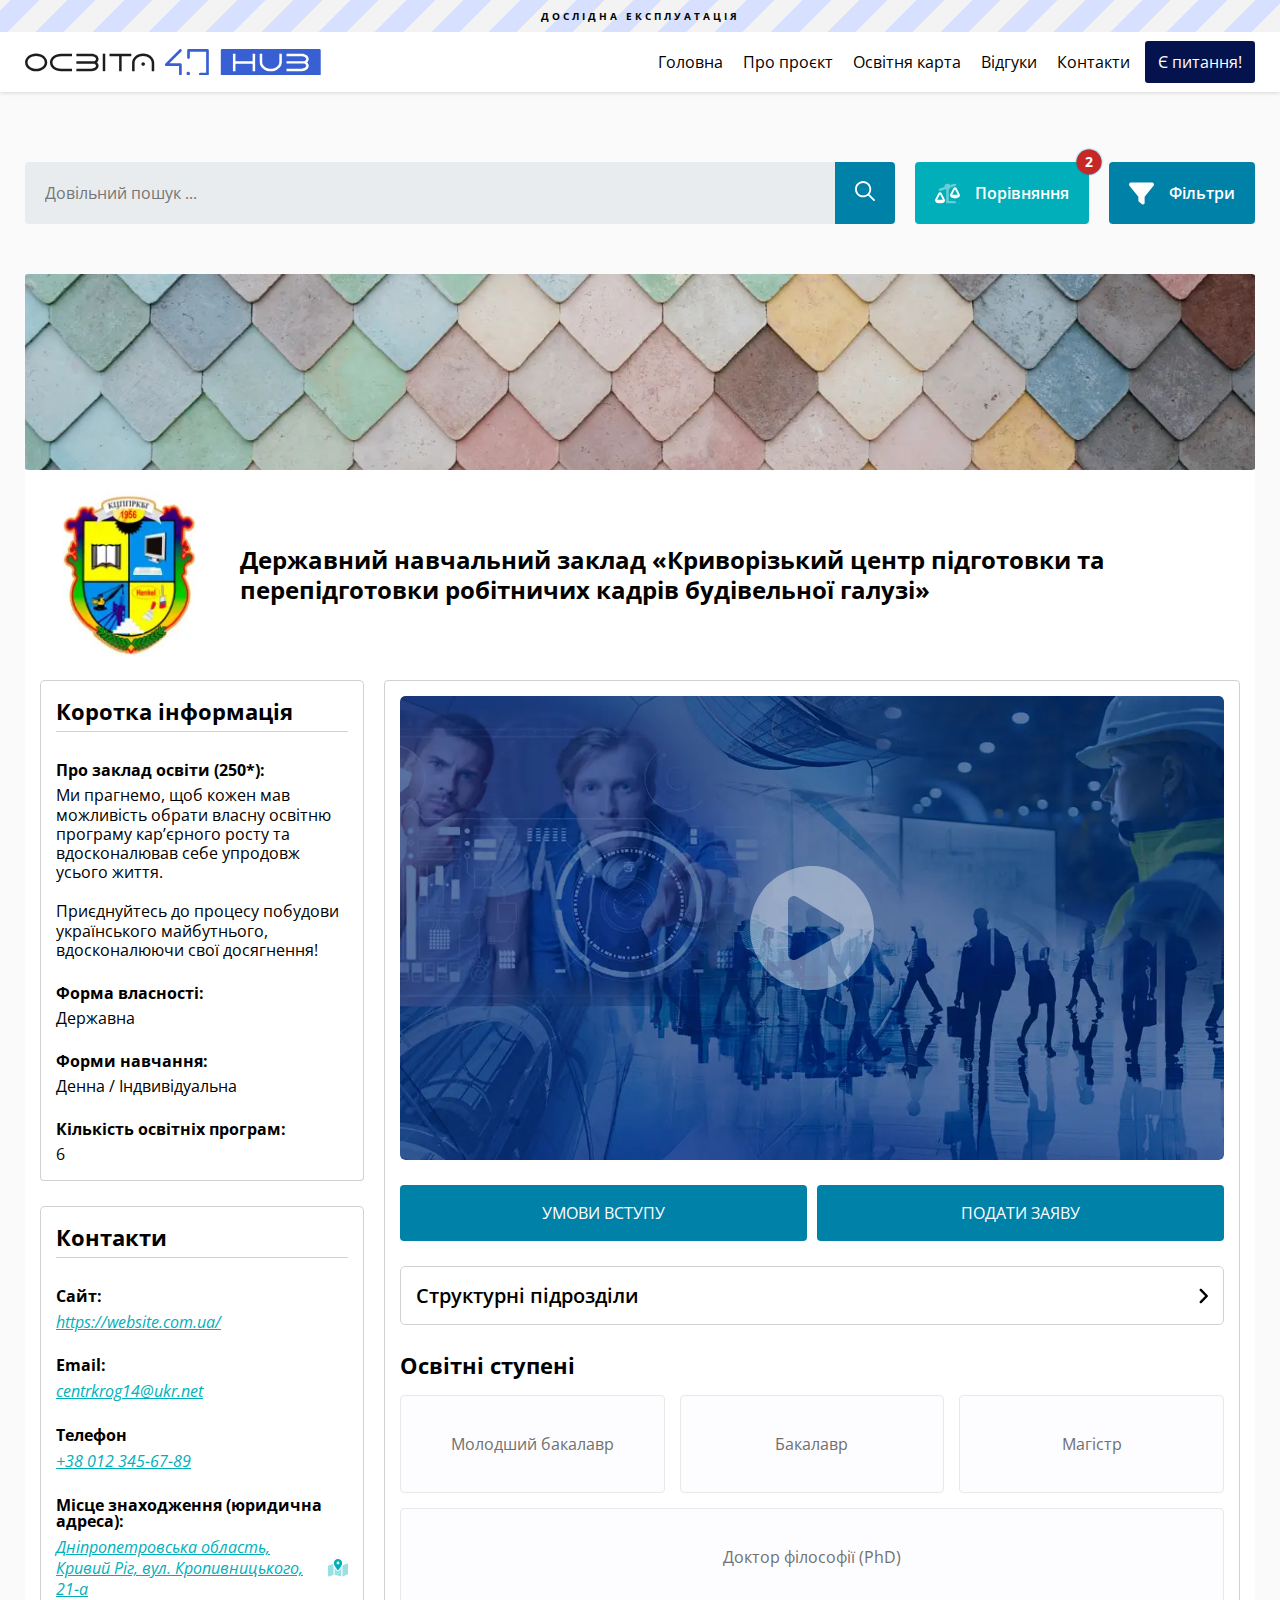
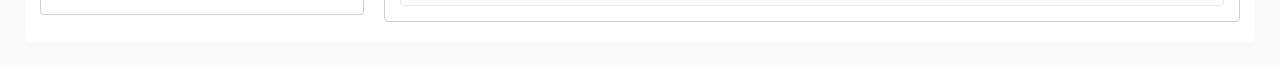
<file: index.html>
<!DOCTYPE html>
<html lang="en" class="_open-search">

<head>
	<meta charset="UTF-8">
	<meta name="format-detection" content="telephone=no">
	<!-- <style>body{opacity: 0;}</style> -->
	<link rel="stylesheet" href="css/style.min.css?_v=20230316201507">
	<link rel="shortcut icon" href="favicon.ico">
	<!-- <meta name="robots" content="noindex, nofollow"> -->
	<meta name="viewport" content="width=device-width, initial-scale=1.0">
	<title>HomePage</title>
</head>

<!-- <script>
	
</script> -->

<body>
	<div class="wrapper">
		<header data-scroll="80" data-scroll-show class="header">
			<div class="beta-test">
				<p class="beta-test__text">ДОСЛІДНА ЕКСПЛУАТАЦІЯ</p>
			</div>
			<div class="header__container">
				<!-- <a href="#" class="header__logo _icon-duet-logo" aria-label="duet-logo"></a> -->
				<!-- <a href="#" class="header__image-ibg header__image-ibg_contain"><img src="img/header/logo.svg" alt="Logotype"></a> -->
				<a href="#" class="header__image-ibg header__image-ibg_contain">
					<svg viewBox="0 0 1766 159" fill="none" xmlns="http://www.w3.org/2000/svg">
						<path d="M927.447 158.394C923.029 158.394 919.447 154.812 919.447 150.394V101.561L842.658 101.703C839.455 101.733 836.499 99.764 835.256 96.774C834.013 93.784 834.695 90.34 836.983 88.05L921.87 3.04098C924.992 -0.0860219 930.057 -0.0890174 933.184 3.03298C936.31 6.15498 936.314 11.22 933.192 14.346L861.973 85.666L927.432 85.545C927.437 85.545 927.442 85.545 927.447 85.545C929.566 85.545 931.598 86.386 933.098 87.883C934.602 89.384 935.447 91.421 935.447 93.545V150.393C935.447 154.812 931.865 158.394 927.447 158.394Z" fill="#3860D3" />
						<path d="M1089.14 158.38H1046.24C1041.83 158.38 1038.24 154.798 1038.24 150.38C1038.24 145.962 1041.83 142.38 1046.24 142.38H1081.14V16.693H983.99V51.193C983.99 55.611 980.408 59.193 975.99 59.193C971.572 59.193 967.99 55.611 967.99 51.193V8.69299C967.99 4.27499 971.572 0.692993 975.99 0.692993H1089.14C1093.56 0.692993 1097.14 4.27499 1097.14 8.69299V150.38C1097.14 154.798 1093.56 158.38 1089.14 158.38Z" fill="#3860D3" />
						<path d="M975.992 157.484C981.765 156.725 985.823 151.39 985.057 145.57C984.29 139.75 978.99 135.648 973.218 136.407C967.446 137.167 963.388 142.501 964.154 148.322C964.92 154.142 970.22 158.244 975.992 157.484Z" fill="#3860D3" />
						<path d="M715.832 89.808C715.832 95.68 711.073 100.439 705.201 100.439C699.33 100.439 694.572 95.68 694.572 89.808C694.572 83.931 699.33 79.177 705.201 79.177C711.073 79.177 715.832 83.931 715.832 89.808Z" fill="#1D1D1B" />
						<path d="M479.037 27.943H464.037V132.338H479.037V27.943Z" fill="#1D1D1B" />
						<path d="M66.583 27.506C30.096 27.506 0.411011 51.118 0.411011 80.141C0.411011 109.163 30.096 132.775 66.583 132.775C103.071 132.775 132.755 109.164 132.755 80.141C132.755 51.118 103.07 27.506 66.583 27.506ZM66.583 117.774C38.367 117.774 15.411 100.891 15.411 80.14C15.411 59.388 38.367 42.505 66.583 42.505C94.799 42.505 117.755 59.388 117.755 80.14C117.755 100.892 94.799 117.774 66.583 117.774Z" fill="#1D1D1B" />
						<path d="M148.968 80.141C148.968 108.922 178.398 132.338 214.573 132.338H280.693V117.338H214.573C186.669 117.338 163.968 100.651 163.968 80.141C163.968 59.63 186.669 42.943 214.573 42.943H280.693V27.943H214.573C178.398 27.942 148.968 51.358 148.968 80.141Z" fill="#1D1D1B" />
						<path d="M439.147 59.667C439.147 41.878 420.782 27.943 397.337 27.943H306.691V42.943H397.337C411.869 42.943 424.147 50.602 424.147 59.667C424.147 64.597 420.292 69.475 413.991 72.64H306.692V87.64H413.99C420.292 90.803 424.148 95.672 424.148 100.59C424.148 109.668 411.871 117.338 397.338 117.338H306.692V132.337H397.338C420.783 132.337 439.148 118.393 439.148 100.59C439.148 92.864 435.676 85.708 429.493 80.139C435.675 74.564 439.147 67.401 439.147 59.667Z" fill="#1D1D1B" />
						<path d="M504.259 27.943V42.943H561.838V132.35H576.838V42.943H634.417V27.943H504.259Z" fill="#1D1D1B" />
						<path d="M705.202 27.506C668.769 27.506 639.129 52.577 639.129 83.393V132.35H654.129V83.393C654.129 60.848 677.04 42.506 705.202 42.506C733.362 42.506 756.272 60.848 756.272 83.393V132.35H771.272V83.393C771.272 52.577 741.633 27.506 705.202 27.506Z" fill="#1D1D1B" />
						<path d="M1757.04 0.692993H1176.72C1172.3 0.692993 1168.72 4.27499 1168.72 8.69299V150.38C1168.72 154.798 1172.3 158.38 1176.72 158.38H1757.04C1761.46 158.38 1765.04 154.798 1765.04 150.38V8.69299C1765.04 4.27399 1761.46 0.692993 1757.04 0.692993Z" fill="#3860D3" />
						<path d="M1683.65 80.14C1689.83 74.566 1693.3 67.403 1693.3 59.668C1693.3 41.878 1674.94 27.943 1651.49 27.943H1560.85V42.943H1651.49C1666.02 42.943 1678.3 50.602 1678.3 59.668C1678.3 64.867 1674.01 70.006 1667.09 73.141H1560.85V87.141H1667.08C1674.01 90.275 1678.3 95.405 1678.3 100.591C1678.3 109.669 1666.02 117.339 1651.49 117.339H1560.85V132.339H1651.49C1674.94 132.339 1693.3 118.394 1693.3 100.591C1693.3 92.864 1689.83 85.709 1683.65 80.14Z" fill="white" />
						<path d="M1358.64 72.641H1256.14V27.933H1241.14V132.285H1256.14V87.641H1358.64V132.285H1373.64V27.933H1358.64V72.641Z" fill="white" />
						<path d="M1518.03 77.329C1518.03 99.874 1495.11 118.216 1466.95 118.216C1438.79 118.216 1415.88 99.874 1415.88 77.329V27.933H1400.88V77.329C1400.88 108.145 1430.52 133.216 1466.95 133.216C1503.39 133.216 1533.03 108.146 1533.03 77.329V27.933H1518.03V77.329Z" fill="white" />
					</svg>
				</a>

				<div class="header__menu menu">
					<button name="burger" aria-label="burger-menu" type="button" class="menu__icon icon-menu"><span></span></button>
					<nav class="menu__body">
						<ul class="menu__list">
							<li class="menu__item"><a data-goto=".wrapper" href="#" class="menu__link">Головна</a></li>
							<li class="menu__item"><a data-goto-header="80" data-goto=".page__about" href="#" class="menu__link">Про проєкт</a></li>
							<li class="menu__item"><a data-goto-header="80" data-goto=".page__quiz" href="#" class="menu__link">Освітня карта</a></li>
							<li class="menu__item"><a data-goto-header="80" data-goto=".page__comments" href="#" class="menu__link">Відгуки</a></li>
							<li class="menu__item"><a data-goto-header="80" data-goto=".footer" href="#" class="menu__link">Контакти</a></li>
							<li class="menu__item menu__item_visible  menu__item_ask"><a data-goto-header="80" data-goto=".page__contact" href="#" class="menu__link menu__link_darkblue">Є питання!</a></li>

						</ul>
					</nav>
				</div>
			</div>
		</header>

		<main class="page">
			<div class="page__container">
				<div class="page__marketplace marketplace">
					<div class="marketplace__panel search-panel">
						<div class="search-panel__search">
							<input class="search-panel__input" autocomplete="off" type="text" name="form[]" data-error="Ошибка" placeholder="Довільний пошук ...">
							<button class="search-panel__button" type="button">
								<svg width="20" height="20" viewBox="0 0 20 20" fill="none" xmlns="http://www.w3.org/2000/svg">
									<path d="M19.6914 18.3984L14.457 13.1641C15.5899 11.7773 16.2149 10.0312 16.2149 8.125C16.2149 3.63672 12.577 0 8.08985 0C3.60274 0 0 3.63789 0 8.125C0 12.6121 3.63751 16.25 8.08985 16.25C9.99571 16.25 11.7441 15.5895 13.1289 14.4906L18.3633 19.725C18.582 19.9102 18.8242 20 19.0625 20C19.3008 20 19.5422 19.9084 19.7254 19.7254C20.0898 19.3594 20.0898 18.7656 19.6914 18.3984ZM1.87501 8.125C1.87501 4.67891 4.67891 1.875 8.12501 1.875C11.5711 1.875 14.375 4.67891 14.375 8.125C14.375 11.5711 11.5711 14.375 8.12501 14.375C4.67891 14.375 1.87501 11.5703 1.87501 8.125Z" fill="white" />
								</svg>
							</button>
						</div>
						<div class="search-panel__actions">
							<button class="search-panel__action search-panel__action_сomparison" type="button">
								<span class="search-panel__number">2</span>
								<svg width="25" height="21" viewBox="0 0 25 21" fill="none" xmlns="http://www.w3.org/2000/svg">
									<g clip-path="url(#clip0_1452_2552)">
										<path d="M3.32072 10.285C-0.0425628 17.0896 0.035562 16.7654 0.035562 17.3748C0.000542492 19.0975 2.23673 20.4998 5.00041 20.4998C7.76408 20.4998 10.0004 19.0986 10.0004 17.41C10.0004 16.7803 10.0541 17.0681 6.67541 10.3201C5.98869 8.90996 4.01603 8.90215 3.32072 10.285ZM2.18634 16.7498L4.99806 11.16L7.81642 16.7498H2.18634ZM21.6762 5.28496C20.9879 3.90801 19.0168 3.90332 18.3235 5.28496C14.9602 12.0896 15.0016 11.7654 15.0016 12.3748C15.0016 14.0982 17.2379 15.4646 20.0016 15.4646C22.7653 15.4646 24.9664 14.0635 24.9664 12.3748C24.9653 11.7459 25.0551 12.035 21.6762 5.28496ZM17.1528 11.7498L19.9668 6.15996L22.7824 11.7498H17.1528Z" fill="white" />
										<path opacity="0.4" d="M19.3403 18.0002H13.7505V6.48844C14.5642 6.13231 15.1849 5.43649 15.4606 4.58336L20.3942 2.93844C21.0493 2.71993 21.4032 2.01188 21.1845 1.35719C20.9666 0.703675 20.2618 0.347035 19.6032 0.566957L15.1774 2.04196C14.6329 1.12438 13.6427 0.502503 12.4985 0.502503C10.7727 0.502503 9.40868 1.90172 9.40868 3.6275C9.40868 3.74317 9.43051 3.85293 9.44272 3.96532L4.60595 5.56657C3.9497 5.78532 3.59618 6.49235 3.81454 7.14469C3.98911 7.66852 4.47665 7.99938 5.00048 7.99938C5.13111 7.99938 5.26486 7.97912 5.39618 7.93516L10.6958 6.16813C10.8691 6.29118 11.0531 6.39891 11.2501 6.48512V19.8752C11.2505 20.2189 11.5317 20.5002 11.8755 20.5002H20.5903C20.9356 20.5002 21.2153 20.2203 21.2153 19.9103C21.2153 18.84 20.4106 18.0002 19.3403 18.0002Z" fill="white" />
									</g>
									<defs>
										<clipPath id="clip0_1452_2552">
											<rect width="25" height="20" fill="white" transform="translate(0 0.5)" />
										</clipPath>
									</defs>
								</svg>
								<span class="search-panel__text search-panel__text_comparsion">Порівняння</span>
							</button>
							<button data-popup="#fillter" type="button" class="search-panel__action search-panel__action_fillter">
								<svg width="25" height="23" viewBox="0 0 25 23" fill="none" xmlns="http://www.w3.org/2000/svg">
									<path d="M0.188135 1.6792C0.51123 0.99707 1.19824 0.5625 1.95312 0.5625H23.0469C23.8037 0.5625 24.4873 0.99707 24.8096 1.6792C25.1367 2.36133 25.0342 3.16846 24.5166 3.75244L15.625 14.6689V20.875C15.625 21.4658 15.293 22.0078 14.7607 22.2715C14.2334 22.5352 13.5986 22.4814 13.125 22.125L10 19.7812C9.60449 19.4883 9.375 19.0244 9.375 18.5312V14.6689L0.441504 3.75244C-0.0363771 3.16846 -0.13501 2.36133 0.188183 1.6792H0.188135Z" fill="white" />
								</svg>
								<span class="search-panel__text search-panel__text_fillter">Фільтри</span>
							</button>
						</div>
					</div>
					<div class="marketplace__tags tags-panel">
						<div class="select-tags select-tags_educational-institution"></div>
						<div class="select-tags select-tags_speciality"></div>
						<div class="select-tags select-tags_profile"></div>
						<div class="select-tags select-tags_pofessions"></div>
						<div class="select-tags select-tags_regions"></div>

						<!-- <button type="button" class="tags-panel__tag">Денна</button> -->
						<!-- <button type="button" class="tags-panel__tag">Повна загальна середня освіта</button> -->
					</div>
					<div class="marketplace__body">
						<!-- ! Вставлять сюда -->
						<div class="marketplace__institution">
							<div class="institution">
								<div class="institution__container">
									<div class="institution__header header-institution">
										<div class="header-institution__banner">
											<picture><source srcset="img/temp/header/banner.webp" type="image/webp"><img src="img/temp/header/banner.jpg" alt="Banner"></picture>
										</div>
										<div class="header-institution__head">
											<a href="" class="header-institution__logo"><picture><source srcset="img/temp/header/logo.webp" type="image/webp"><img src="img/temp/header/logo.png" alt="Logo"></picture></a>
											<h2 class="header-institution__title">Державний навчальний заклад «Криворізький центр підготовки та перепідготовки робітничих кадрів будівельної галузі»</h2>
										</div>
									</div>

									<div class="institution__body body-institution">
										<div class="body-institution__column body-institution__column_about">
											<div class="about-university">
												<div class="about-university__content">
													<div class="about-university__video" id="player"></div>
													<div class="about-university__splash">
														<picture><source srcset="img/about/duet-photo.webp" type="image/webp"><img class="about-university__bgimage" src="img/about/duet-photo.png" alt="Фон"></picture>
														<div class="about-university__body">
															<button type="submit" class="about-university__button"><img class="about-university__image" alt="Play" src="img/about/play.svg" /></button>
														</div>
													</div>
												</div>
											</div>

											<div class="actions-institution">
												<a href="" class="actions-institution__action">УМОВИ ВСТУПУ</a>
												<a href="" class="actions-institution__action">ПОДАТИ ЗАЯВУ</a>
											</div>

											<details class="spollers-result">
												<summary class="spollers-result__summary">
													<p class="spollers-result__title">Структурні підрозділи</p>
													<svg width="14" height="24" viewBox="0 0 14 24" fill="none" xmlns="http://www.w3.org/2000/svg">
														<path d="M2.75001 23.25C2.27025 23.25 1.79025 23.0669 1.42462 22.7007C0.6922 21.9683 0.6922 20.7817 1.42462 20.0493L9.47657 12L1.42462 3.94922C0.6922 3.2168 0.6922 2.03027 1.42462 1.29785C2.15704 0.56543 3.34357 0.56543 4.07599 1.29785L13.451 10.6729C14.1834 11.4053 14.1834 12.5918 13.451 13.3242L4.07599 22.6992C3.70978 23.0684 3.22989 23.25 2.75001 23.25Z" fill="black" />
													</svg>
												</summary>
												<div class="spollers-result__content">
													<ul class="struct-list">
														<li class="struct-list__item">
															<a href="" target="_blank" class="struct-list__link">Основи програмування на C++</a>
														</li>
														<li class="struct-list__item">
															<a href="" target="_blank" class="struct-list__link">Вища математика</a>
														</li>
														<li class="struct-list__item">
															<a href="" target="_blank" class="struct-list__link">Web-дизайн</a>
														</li>
													</ul>
													<!-- <div class="spollers-result__body"> -->

													<!-- <details class="spollers-result__details-dicsipline">
															<summary class="spollers-result__dicsipline">
																<p class="spollers-result__text-prof">Основи програмування на C++</p>
																<div class="spollers-result__actions">
																	<button type="button" class="spollers-result__btn-ibg spollers-result__btn-ibg_info">
																		<svg xmlns="http://www.w3.org/2000/svg" viewBox="0 0 512 512">
																			<path d="M256 0C114.6 0 0 114.6 0 256s114.6 256 256 256s256-114.6 256-256S397.4 0 256 0zM256 464c-114.7 0-208-93.31-208-208S141.3 48 256 48s208 93.31 208 208S370.7 464 256 464zM296 336h-16V248C280 234.8 269.3 224 256 224H224C210.8 224 200 234.8 200 248S210.8 272 224 272h8v64h-16C202.8 336 192 346.8 192 360S202.8 384 216 384h80c13.25 0 24-10.75 24-24S309.3 336 296 336zM256 192c17.67 0 32-14.33 32-32c0-17.67-14.33-32-32-32S224 142.3 224 160C224 177.7 238.3 192 256 192z" />
																		</svg>
																	</button>
																	
																</div>
															</summary>
															<div class="spollers-result__info">
																<p class="spollers-result__info-text">
																	Lorem ipsum dolor sit amet consectetur adipisicing elit. Sapiente recusandae consectetur dignissimos? Vero ipsa perferendis, illo aperiam repellat totam! Quam dolore deleniti unde inventore similique, iusto provident temporibus illo dolor?
																</p>
															</div>
														</details>
														<details class="spollers-result__details-dicsipline">
															<summary class="spollers-result__dicsipline">
																<a href="" class="spollers-result__text-prof ">Вища математика</a>
																<div class="spollers-result__actions">
																	<button type="button" class="spollers-result__btn-ibg spollers-result__btn-ibg_info">
																		<svg xmlns="http://www.w3.org/2000/svg" viewBox="0 0 512 512">
																			<path d="M256 0C114.6 0 0 114.6 0 256s114.6 256 256 256s256-114.6 256-256S397.4 0 256 0zM256 464c-114.7 0-208-93.31-208-208S141.3 48 256 48s208 93.31 208 208S370.7 464 256 464zM296 336h-16V248C280 234.8 269.3 224 256 224H224C210.8 224 200 234.8 200 248S210.8 272 224 272h8v64h-16C202.8 336 192 346.8 192 360S202.8 384 216 384h80c13.25 0 24-10.75 24-24S309.3 336 296 336zM256 192c17.67 0 32-14.33 32-32c0-17.67-14.33-32-32-32S224 142.3 224 160C224 177.7 238.3 192 256 192z" />
																		</svg>
																	</button>
																	
																</div>
															</summary>
															<div class="spollers-result__info">
																<p class="spollers-result__info-text">
																	Lorem ipsum dolor sit amet consectetur adipisicing elit. Sapiente recusandae consectetur dignissimos? Vero ipsa perferendis, illo aperiam repellat totam! Quam dolore deleniti unde inventore similique, iusto provident temporibus illo dolor?
																</p>
															</div>
														</details>
														<details class="spollers-result__details-dicsipline">
															<summary class="spollers-result__dicsipline">
																<p class="spollers-result__text-prof">Web-дизайн</p>
																<div class="spollers-result__actions">
																	<button type="button" class="spollers-result__btn-ibg spollers-result__btn-ibg_info">
																		<svg xmlns="http://www.w3.org/2000/svg" viewBox="0 0 512 512">
																			<path d="M256 0C114.6 0 0 114.6 0 256s114.6 256 256 256s256-114.6 256-256S397.4 0 256 0zM256 464c-114.7 0-208-93.31-208-208S141.3 48 256 48s208 93.31 208 208S370.7 464 256 464zM296 336h-16V248C280 234.8 269.3 224 256 224H224C210.8 224 200 234.8 200 248S210.8 272 224 272h8v64h-16C202.8 336 192 346.8 192 360S202.8 384 216 384h80c13.25 0 24-10.75 24-24S309.3 336 296 336zM256 192c17.67 0 32-14.33 32-32c0-17.67-14.33-32-32-32S224 142.3 224 160C224 177.7 238.3 192 256 192z" />
																		</svg>
																	</button>
																	
																</div>
															</summary>
															<div class="spollers-result__info">
																<p class="spollers-result__info-text">
																	Lorem ipsum dolor sit amet consectetur adipisicing elit. Sapiente recusandae consectetur dignissimos? Vero ipsa perferendis, illo aperiam repellat totam! Quam dolore deleniti unde inventore similique, iusto provident temporibus illo dolor?
																</p>
															</div>
														</details> -->
													<!-- </div> -->
												</div>
											</details>

											<div class="level-education">
												<h3 class="level-education__title">Освітні ступені</h3>
												<div class="level-education__actions">
													<a href="" class="level-education__action">Молодший бакалавр</a>
													<a href="" class="level-education__action">Бакалавр</a>
													<a href="" class="level-education__action">Магістр</a>
													<a href="" class="level-education__action">Доктор філософії (PhD)</a>
												</div>
											</div>
										</div>
										<div class="body-institution__column body-institution__column_short-info">


											<details open class="spollers spollers_info">
												<summary class="spollers__summary spollers__summary_info">
													<p class="info-short__title">Коротка інформація</p>
													<svg width="14" height="24" viewBox="0 0 14 24" fill="none" xmlns="http://www.w3.org/2000/svg">
														<path d="M2.75001 23.25C2.27025 23.25 1.79025 23.0669 1.42462 22.7007C0.6922 21.9683 0.6922 20.7817 1.42462 20.0493L9.47657 12L1.42462 3.94922C0.6922 3.2168 0.6922 2.03027 1.42462 1.29785C2.15704 0.56543 3.34357 0.56543 4.07599 1.29785L13.451 10.6729C14.1834 11.4053 14.1834 12.5918 13.451 13.3242L4.07599 22.6992C3.70978 23.0684 3.22989 23.25 2.75001 23.25Z" fill="black" />
													</svg>
												</summary>
												<div class="spollers__content info-short">
													<div class="info-short__body">
														<h4 class="info-short__subtitle">Про заклад освіти (250*):</h4>
														<p class="info-short__text">
															<span>Ми прагнемо, щоб кожен мав можливість обрати власну освітню програму кар’єрного росту та вдосконалював себе упродовж усього життя.</span>
															<span>Приєднуйтесь до процесу побудови українського майбутнього, вдосконалюючи свої досягнення!</spa>
														</p>
													</div>
													<div class="info-short__body">
														<h4 class="info-short__subtitle">Форма власності:</h4>
														<p class="info-short__text">Державна</p>
													</div>
													<div class="info-short__body">
														<h4 class="info-short__subtitle">Форми навчання:</h4>
														<p class="info-short__text">Денна / Індвивідуальна</p>
													</div>
													<div class="info-short__body">
														<h4 class="info-short__subtitle">Кількість освітніх програм:</h4>
														<p class="info-short__text">6</p>
													</div>
												</div>
											</details>

											<details open class="spollers spollers_info">
												<summary class="spollers__summary spollers__summary_info">
													<p class="info-short__title">Контакти</p>
													<svg width="14" height="24" viewBox="0 0 14 24" fill="none" xmlns="http://www.w3.org/2000/svg">
														<path d="M2.75001 23.25C2.27025 23.25 1.79025 23.0669 1.42462 22.7007C0.6922 21.9683 0.6922 20.7817 1.42462 20.0493L9.47657 12L1.42462 3.94922C0.6922 3.2168 0.6922 2.03027 1.42462 1.29785C2.15704 0.56543 3.34357 0.56543 4.07599 1.29785L13.451 10.6729C14.1834 11.4053 14.1834 12.5918 13.451 13.3242L4.07599 22.6992C3.70978 23.0684 3.22989 23.25 2.75001 23.25Z" fill="black" />
													</svg>
												</summary>
												<div class="spollers__content info-short">
													<div class="info-short__body">
														<h4 class="info-short__subtitle">Сайт:</h4>
														<a href="" target="_blank" class="info-short__link">https://website.com.ua/</a>
													</div>
													<div class="info-short__body">
														<h4 class="info-short__subtitle">Email:</h4>
														<a href="mailto:" class="info-short__link">centrkrog14@ukr.net</a>
													</div>
													<div class="info-short__body">
														<h4 class="info-short__subtitle">Телефон</h4>
														<a href="tel:+:" class="info-short__link">+38 012 345-67-89</a>
													</div>
													<div class="info-short__body">
														<h4 class="info-short__subtitle">Місце знаходження (юридична адреса):</h4>
														<a href="" target="_blank" class="info-short__link">Дніпропетровська область, Кривий Ріг, вул. Кропивницького, 21-а
															<svg width="20" height="18" viewBox="0 0 20 18" fill="none" xmlns="http://www.w3.org/2000/svg">
																<g clip-path="url(#clip0_1870_3306)">
																	<path d="M9.48579 10.9132C8.3712 9.55206 5.83301 6.17358 5.83301 4.27775C5.83301 1.97671 7.69759 0.111084 9.99967 0.111084C12.3018 0.111084 14.1663 1.97671 14.1663 4.27775C14.1663 6.17358 11.6281 9.55206 10.5136 10.9132C10.2462 11.2778 9.75315 11.2778 9.48579 10.9132ZM9.99967 5.38886C10.767 5.38886 11.3886 4.76733 11.3886 3.99997C11.3886 3.23296 10.767 2.61108 9.99967 2.61108C9.23231 2.61108 8.61079 3.23296 8.61079 3.99997C8.61079 4.76733 9.23231 5.38886 9.99967 5.38886Z" fill="#00AFB9" />
																	<path opacity="0.4" d="M14.4444 17.5764V7.06942C14.566 6.82983 14.6771 6.59372 14.7778 6.35761C14.7951 6.31247 14.8125 6.27081 14.8299 6.22567L18.8576 4.61456C19.4062 4.39581 20 4.79858 20 5.38886V14.7916C20 15.1319 19.7917 15.4375 19.4757 15.5659L14.4444 17.5764ZM0.523958 6.61456L4.77778 4.91317C4.86111 5.40622 5.03125 5.89581 5.22222 6.35761C5.32292 6.59372 5.43403 6.82983 5.55556 7.06942V15.7986L1.14271 17.5659C0.595486 17.7534 0 17.3819 0 16.7916V7.38886C0 7.04858 0.207465 6.71178 0.523958 6.61456ZM13.3333 17.6215L6.63542 15.7153V8.96525C7.37847 10.0521 8.13542 11.0347 8.61806 11.6076C9.32986 12.5278 10.6701 12.5278 11.3819 11.6076C11.8646 11.0347 12.6215 10.0521 13.3333 8.96525V17.6215Z" fill="#00AFB9" />
																</g>
																<defs>
																	<clipPath id="clip0_1870_3306">
																		<rect width="20" height="17.7778" fill="white" transform="translate(0 0.111084)" />
																	</clipPath>
																</defs>
															</svg>
														</a>
													</div>
												</div>
											</details>


											<!-- <div data-da=".body-institution__column_about, 1100" class="info-short">
												<h3 class="info-short__title">Коротка інформація</h3>
												<div class="info-short__body">
													<h4 class="info-short__subtitle">Про заклад освіти (250*):</h4>
													<p class="info-short__text">
														<span>Ми прагнемо, щоб кожен мав можливість обрати власну освітню програму кар’єрного росту та вдосконалював себе упродовж усього життя.</span>
														<span>Приєднуйтесь до процесу побудови українського майбутнього, вдосконалюючи свої досягнення!</spa>
													</p>
												</div>
												<div class="info-short__body">
													<h4 class="info-short__subtitle">Форма власності:</h4>
													<p class="info-short__text">Державна</p>
												</div>
												<div class="info-short__body">
													<h4 class="info-short__subtitle">Форми навчання:</h4>
													<p class="info-short__text">Денна / Індвивідуальна</p>
												</div>
												<div class="info-short__body">
													<h4 class="info-short__subtitle">Кількість освітніх програм:</h4>
													<p class="info-short__text">6</p>
												</div>
											</div> -->

											<!-- <div data-da=".body-institution__column_about, 1100" class="info-short">
												<h3 class="info-short__title">Контакти</h3>
												<div class="info-short__body">
													<h4 class="info-short__subtitle">Сайт:</h4>
													<a href="" target="_blank" class="info-short__link">https://website.com.ua/</a>
												</div>
												<div class="info-short__body">
													<h4 class="info-short__subtitle">Email:</h4>
													<a href="mailto:" class="info-short__link">centrkrog14@ukr.net</a>
												</div>
												<div class="info-short__body">
													<h4 class="info-short__subtitle">Телефон</h4>
													<a href="tel:+:" class="info-short__link">+38 012 345-67-89</a>
												</div>
												<div class="info-short__body">
													<h4 class="info-short__subtitle">Місце знаходження (юридична адреса):</h4>
													<a href="" target="_blank" class="info-short__link">Дніпропетровська область, Кривий Ріг, вул. Кропивницького, 21-а
														<svg width="20" height="18" viewBox="0 0 20 18" fill="none" xmlns="http://www.w3.org/2000/svg">
															<g clip-path="url(#clip0_1870_3306)">
																<path d="M9.48579 10.9132C8.3712 9.55206 5.83301 6.17358 5.83301 4.27775C5.83301 1.97671 7.69759 0.111084 9.99967 0.111084C12.3018 0.111084 14.1663 1.97671 14.1663 4.27775C14.1663 6.17358 11.6281 9.55206 10.5136 10.9132C10.2462 11.2778 9.75315 11.2778 9.48579 10.9132ZM9.99967 5.38886C10.767 5.38886 11.3886 4.76733 11.3886 3.99997C11.3886 3.23296 10.767 2.61108 9.99967 2.61108C9.23231 2.61108 8.61079 3.23296 8.61079 3.99997C8.61079 4.76733 9.23231 5.38886 9.99967 5.38886Z" fill="#00AFB9" />
																<path opacity="0.4" d="M14.4444 17.5764V7.06942C14.566 6.82983 14.6771 6.59372 14.7778 6.35761C14.7951 6.31247 14.8125 6.27081 14.8299 6.22567L18.8576 4.61456C19.4062 4.39581 20 4.79858 20 5.38886V14.7916C20 15.1319 19.7917 15.4375 19.4757 15.5659L14.4444 17.5764ZM0.523958 6.61456L4.77778 4.91317C4.86111 5.40622 5.03125 5.89581 5.22222 6.35761C5.32292 6.59372 5.43403 6.82983 5.55556 7.06942V15.7986L1.14271 17.5659C0.595486 17.7534 0 17.3819 0 16.7916V7.38886C0 7.04858 0.207465 6.71178 0.523958 6.61456ZM13.3333 17.6215L6.63542 15.7153V8.96525C7.37847 10.0521 8.13542 11.0347 8.61806 11.6076C9.32986 12.5278 10.6701 12.5278 11.3819 11.6076C11.8646 11.0347 12.6215 10.0521 13.3333 8.96525V17.6215Z" fill="#00AFB9" />
															</g>
															<defs>
																<clipPath id="clip0_1870_3306">
																	<rect width="20" height="17.7778" fill="white" transform="translate(0 0.111084)" />
																</clipPath>
															</defs>
														</svg>
													</a>
												</div>
											</div> -->
										</div>
									</div>
								</div>
							</div>
						</div>

					</div>



					<!-- <iframe class="marketplace__frame" src="marketplace-grid.html" frameborder="0"></iframe> -->
				</div>
			</div>
		</main>
		<footer class="footer">
			<div class="footer__container">
			</div>
		</footer>
	</div>
	<div id="fillter" aria-hidden="true" class="popup">
		<div class="popup__wrapper">
			<div class="popup__content">
				<!-- <button data-close type="button" class="popup__close">Закрити</button> -->
				<div class="popup__text">
					<div class="page__aside aside-fillter">
						<div class="aside-fillter__header">
							<h3 class="aside-fillter__title">Фільтри</h3>
							<button class="aside-fillter__close" data-close type="button" class="popup__close"></button>
						</div>
						<div class="aside-fillter__fillters fillters-aside">
							<details class="fillters-aside__spollers spollers">
								<summary class="spollers__summary">
									<p class="spollers__title">Заклад освіти</p>
									<svg width="14" height="24" viewBox="0 0 14 24" fill="none" xmlns="http://www.w3.org/2000/svg">
										<path d="M2.75001 23.25C2.27025 23.25 1.79025 23.0669 1.42462 22.7007C0.6922 21.9683 0.6922 20.7817 1.42462 20.0493L9.47657 12L1.42462 3.94922C0.6922 3.2168 0.6922 2.03027 1.42462 1.29785C2.15704 0.56543 3.34357 0.56543 4.07599 1.29785L13.451 10.6729C14.1834 11.4053 14.1834 12.5918 13.451 13.3242L4.07599 22.6992C3.70978 23.0684 3.22989 23.25 2.75001 23.25Z" fill="black" />
									</svg>
								</summary>
								<div class="spollers__content">
									<div class="select-tags select-tags_educational-institution"></div>
									<select multiple data-tags=".select-tags_educational-institution" data-search data-scroll="150" name="form[]" data-class-modif="form">
										<option value="">Search...</option>
										<option value="1">Пункт №1</option>
										<option value="2">Пункт №2</option>
										<option value="3">Пункт №3</option>
										<option value="4">Пункт №4</option>
									</select>
								</div>
							</details>
							<details class="fillters-aside__spollers spollers">
								<summary class="spollers__summary">
									<p class="spollers__title">Спеціальність</p>
									<svg width="14" height="24" viewBox="0 0 14 24" fill="none" xmlns="http://www.w3.org/2000/svg">
										<path d="M2.75001 23.25C2.27025 23.25 1.79025 23.0669 1.42462 22.7007C0.6922 21.9683 0.6922 20.7817 1.42462 20.0493L9.47657 12L1.42462 3.94922C0.6922 3.2168 0.6922 2.03027 1.42462 1.29785C2.15704 0.56543 3.34357 0.56543 4.07599 1.29785L13.451 10.6729C14.1834 11.4053 14.1834 12.5918 13.451 13.3242L4.07599 22.6992C3.70978 23.0684 3.22989 23.25 2.75001 23.25Z" fill="black" />
									</svg>
								</summary>
								<div class="spollers__content">
									<div class="select-tags select-tags_speciality"></div>
									<select multiple data-tags=".select-tags_speciality" data-search data-scroll="150" name="form[]" data-class-modif="form">
										<option value="">Search...</option>
										<option value="1">Пункт №1</option>
										<option value="2">Пункт №2</option>
										<option value="3">Пункт №3</option>
										<option value="4">Пункт №4</option>
									</select>
								</div>
							</details>
							<details class="fillters-aside__spollers spollers">
								<summary class="spollers__summary">
									<p class="spollers__title">Профіль</p>
									<svg width="14" height="24" viewBox="0 0 14 24" fill="none" xmlns="http://www.w3.org/2000/svg">
										<path d="M2.75001 23.25C2.27025 23.25 1.79025 23.0669 1.42462 22.7007C0.6922 21.9683 0.6922 20.7817 1.42462 20.0493L9.47657 12L1.42462 3.94922C0.6922 3.2168 0.6922 2.03027 1.42462 1.29785C2.15704 0.56543 3.34357 0.56543 4.07599 1.29785L13.451 10.6729C14.1834 11.4053 14.1834 12.5918 13.451 13.3242L4.07599 22.6992C3.70978 23.0684 3.22989 23.25 2.75001 23.25Z" fill="black" />
									</svg>
								</summary>
								<div class="spollers__content">
									<div class="select-tags select-tags_profile"></div>
									<select multiple data-tags=".select-tags_profile" data-search data-scroll="150" name="form[]" data-class-modif="form">
										<option value="">Search...</option>
										<option value="1">Пункт №1</option>
										<option value="2">Пункт №2</option>
										<option value="3">Пункт №3</option>
										<option value="4">Пункт №4</option>
									</select>
								</div>
							</details>
							<details class="fillters-aside__spollers spollers">
								<summary class="spollers__summary">
									<p class="spollers__title">Професії</p>
									<svg width="14" height="24" viewBox="0 0 14 24" fill="none" xmlns="http://www.w3.org/2000/svg">
										<path d="M2.75001 23.25C2.27025 23.25 1.79025 23.0669 1.42462 22.7007C0.6922 21.9683 0.6922 20.7817 1.42462 20.0493L9.47657 12L1.42462 3.94922C0.6922 3.2168 0.6922 2.03027 1.42462 1.29785C2.15704 0.56543 3.34357 0.56543 4.07599 1.29785L13.451 10.6729C14.1834 11.4053 14.1834 12.5918 13.451 13.3242L4.07599 22.6992C3.70978 23.0684 3.22989 23.25 2.75001 23.25Z" fill="black" />
									</svg>
								</summary>
								<div class="spollers__content">
									<div class="select-tags select-tags_pofessions"></div>
									<select multiple data-tags=".select-tags_pofessions" data-search data-scroll="150" name="form[]" data-class-modif="form">
										<option value="">Search...</option>
										<option value="1">Пункт №1</option>
										<option value="2">Пункт №2</option>
										<option value="3">Пункт №3</option>
										<option value="4">Пункт №4</option>
									</select>
								</div>
							</details>
							<details class="fillters-aside__spollers spollers">
								<summary class="spollers__summary">
									<p class="spollers__title">Регіони</p>
									<svg width="14" height="24" viewBox="0 0 14 24" fill="none" xmlns="http://www.w3.org/2000/svg">
										<path d="M2.75001 23.25C2.27025 23.25 1.79025 23.0669 1.42462 22.7007C0.6922 21.9683 0.6922 20.7817 1.42462 20.0493L9.47657 12L1.42462 3.94922C0.6922 3.2168 0.6922 2.03027 1.42462 1.29785C2.15704 0.56543 3.34357 0.56543 4.07599 1.29785L13.451 10.6729C14.1834 11.4053 14.1834 12.5918 13.451 13.3242L4.07599 22.6992C3.70978 23.0684 3.22989 23.25 2.75001 23.25Z" fill="black" />
									</svg>
								</summary>
								<div class="spollers__content">
									<div class="select-tags select-tags_regions"></div>
									<select multiple data-tags=".select-tags_regions" data-search data-scroll="150" name="form[]" data-class-modif="form">
										<option value="">Search...</option>
										<option value="1">Пункт №1</option>
										<option value="2">Пункт №2</option>
										<option value="3">Пункт №3</option>
										<option value="4">Пункт №4</option>
									</select>
								</div>
							</details>

							<details open class="fillters-aside__spollers spollers">
								<summary class="spollers__summary">
									<p class="spollers__title">Освітній ступінь</p>
									<svg width="14" height="24" viewBox="0 0 14 24" fill="none" xmlns="http://www.w3.org/2000/svg">
										<path d="M2.75001 23.25C2.27025 23.25 1.79025 23.0669 1.42462 22.7007C0.6922 21.9683 0.6922 20.7817 1.42462 20.0493L9.47657 12L1.42462 3.94922C0.6922 3.2168 0.6922 2.03027 1.42462 1.29785C2.15704 0.56543 3.34357 0.56543 4.07599 1.29785L13.451 10.6729C14.1834 11.4053 14.1834 12.5918 13.451 13.3242L4.07599 22.6992C3.70978 23.0684 3.22989 23.25 2.75001 23.25Z" fill="black" />
									</svg>
								</summary>
								<div class="spollers__content">
									<div class="checkbox">
										<input checked id="educational-degree_1" class="checkbox__input" type="checkbox" value="1" name="educational-degree">
										<label for="educational-degree_1" class="checkbox__label"><span class="checkbox__text">Повна загальна середня освіта</span></label>
									</div>
									<div class="checkbox">
										<input id="educational-degree_2" class="checkbox__input" type="checkbox" value="2" name="educational-degree">
										<label for="educational-degree_2" class="checkbox__label"><span class="checkbox__text">Кваліфікований робітник</span></label>
									</div>
									<div class="checkbox">
										<input id="educational-degree_3" class="checkbox__input" type="checkbox" value="3" name="educational-degree">
										<label for="educational-degree_3" class="checkbox__label"><span class="checkbox__text">Фаховий молодший бакалавр</span></label>
									</div>
									<div class="checkbox">
										<input id="educational-degree_4" class="checkbox__input" type="checkbox" value="4" name="educational-degree">
										<label for="educational-degree_4" class="checkbox__label"><span class="checkbox__text">Молодший бакалавр</span></label>
									</div>
									<div class="checkbox">
										<input id="educational-degree_5" class="checkbox__input" type="checkbox" value="5" name="educational-degree">
										<label for="educational-degree_5" class="checkbox__label"><span class="checkbox__text">Бакалавр</span></label>
									</div>
									<div class="checkbox">
										<input id="educational-degree_6" class="checkbox__input" type="checkbox" value="6" name="educational-degree">
										<label for="educational-degree_6" class="checkbox__label"><span class="checkbox__text">Магістр</span></label>
									</div>
									<div class="checkbox">
										<input id="educational-degree_7" class="checkbox__input" type="checkbox" value="7" name="educational-degree">
										<label for="educational-degree_7" class="checkbox__label"><span class="checkbox__text">Доктор філософії (PhD)</span></label>
									</div>
								</div>
							</details>

							<details open class="fillters-aside__spollers spollers">
								<summary class="spollers__summary">
									<p class="spollers__title">Форма навчання</p>
									<svg width="14" height="24" viewBox="0 0 14 24" fill="none" xmlns="http://www.w3.org/2000/svg">
										<path d="M2.75001 23.25C2.27025 23.25 1.79025 23.0669 1.42462 22.7007C0.6922 21.9683 0.6922 20.7817 1.42462 20.0493L9.47657 12L1.42462 3.94922C0.6922 3.2168 0.6922 2.03027 1.42462 1.29785C2.15704 0.56543 3.34357 0.56543 4.07599 1.29785L13.451 10.6729C14.1834 11.4053 14.1834 12.5918 13.451 13.3242L4.07599 22.6992C3.70978 23.0684 3.22989 23.25 2.75001 23.25Z" fill="black" />
									</svg>
								</summary>
								<div class="spollers__content">
									<div class="checkbox">
										<input checked id="form-of-education_1" data-error="Помилка" class="checkbox__input" type="checkbox" value="1" name="form-of-education">
										<label for="form-of-education_1" class="checkbox__label"><span class="checkbox__text">Денна</span></label>
									</div>
									<div class="checkbox">
										<input id="form-of-education_2" data-error="Помилка" class="checkbox__input" type="checkbox" value="2" name="form-of-education">
										<label for="form-of-education_2" class="checkbox__label"><span class="checkbox__text">Заочна</span></label>
									</div>
									<div class="checkbox">
										<input id="form-of-education_3" data-error="Помилка" class="checkbox__input" type="checkbox" value="3" name="form-of-education">
										<label for="form-of-education_3" class="checkbox__label"><span class="checkbox__text">Індивідуальна</span></label>
									</div>
									<!-- <div class="options">
									<div class="options__item">
										<input id="form-of-education_1" class="options__input" checked type="radio" value="1" name="form-of-education">
										<label for="form-of-education_1" class="options__label"><span class="options__text">Денна</span></label>
									</div>
									<div class="options__item">
										<input id="form-of-education_2" class="options__input" type="radio" value="2" name="form-of-education">
										<label for="form-of-education_2" class="options__label"><span class="options__text">Заочна</span></label>
									</div>
									<div class="options__item">
										<input id="form-of-education_3" class="options__input" type="radio" value="3" name="form-of-education">
										<label for="form-of-education_3" class="options__label"><span class="options__text">Індивідуальна</span></label>
									</div>
								</div> -->
								</div>
							</details>
						</div>
						<button type="button" class="aside-fillter__button">Застосувати фільтри</button>
					</div>
				</div>
			</div>
		</div>
	</div>
	<script src="js/app.min.js?_v=20230316201507"></script>
</body>

</html>
</file>
<file: css/style.min.css>
@charset "UTF-8";@import url(https://fonts.googleapis.com/css?family=Open+Sans:regular,500,600,700,800,italic&display=swap);@import url(https://fonts.googleapis.com/css?family=Inter:regular,500,600,700,800,900&display=swap);*{padding:0;margin:0;border:0}*,:after,:before{-webkit-box-sizing:border-box;box-sizing:border-box}body,html{height:100%;min-width:320px}body{color:#707070;line-height:1;font-family:"Open Sans";font-size:1rem;-ms-text-size-adjust:100%;-moz-text-size-adjust:100%;-webkit-text-size-adjust:100%;-webkit-font-smoothing:antialiased;-moz-osx-font-smoothing:grayscale}button,input,textarea{font-family:"Open Sans";font-size:inherit}button{cursor:pointer;color:inherit;background-color:transparent}a{color:inherit;text-decoration:none}ul li{list-style:none}img{vertical-align:top}h1,h2,h3,h4,h5,h6{font-weight:inherit;font-size:inherit}.lock body{overflow:hidden;-ms-touch-action:none;touch-action:none;-ms-scroll-chaining:none;overscroll-behavior:none}.wrapper{min-height:100%;display:-webkit-box;display:-ms-flexbox;display:flex;-webkit-box-orient:vertical;-webkit-box-direction:normal;-ms-flex-direction:column;flex-direction:column;overflow:hidden;background-color:#fafafa}@supports (overflow:clip){.wrapper{overflow:clip}}.wrapper>main{-webkit-box-flex:1;-ms-flex:1 1 auto;flex:1 1 auto}.wrapper>*{min-width:0}[class*=__container]{max-width:120rem;margin:0 auto;padding:0 1.5625rem}.checkbox{position:relative}.checkbox:not(:last-child){margin-bottom:.625em}.checkbox__input{position:absolute;width:0;height:0;opacity:0}br .checkbox__input:focus+.checkbox__label:before{-webkit-box-shadow:0 0 5px #0081a7;box-shadow:0 0 5px #0081a7}.checkbox__input:checked+.checkbox__label:before{background:url(../img/aside/checked.svg) center/cover no-repeat}.checkbox__label{cursor:pointer;display:-webkit-inline-box;display:-ms-inline-flexbox;display:inline-flex;position:relative;gap:10px;-webkit-user-select:none;-moz-user-select:none;-ms-user-select:none;user-select:none}.checkbox__label:before{content:"";border-radius:.25rem;-ms-flex-item-align:start;align-self:flex-start;-webkit-box-flex:0;-ms-flex:0 0 20px;flex:0 0 20px;width:20px;height:20px;background-color:#d9d9d9}.checkbox__text{-ms-flex-item-align:center;-ms-grid-row-align:center;align-self:center}.select{min-width:0;position:relative}.select__body{position:relative}.select__title{color:inherit;text-align:left;border:.5px solid #d1d1d1;background-color:#eee;cursor:pointer;width:100%;border-radius:4px;font-family:Inter;font-size:.875rem}.select__value{display:-webkit-box;display:-ms-flexbox;display:flex;min-width:0;-webkit-box-align:center;-ms-flex-align:center;align-items:center;height:1.875rem;padding:0 .625rem;gap:.625rem}.select__value>*{-webkit-box-flex:1;-ms-flex:1 1 auto;flex:1 1 auto}.select__value:after{content:"";-ms-flex-item-align:stretch;-ms-grid-row-align:stretch;align-self:stretch;-webkit-box-flex:0;-ms-flex:0 0 14px;flex:0 0 14px;background:url(../img/aside/search-fillter.svg) center/contain no-repeat}.select__value._select-pseudo-label::before{content:attr(data-pseudo-label);opacity:.5}.select__content{-webkit-box-flex:1;-ms-flex:1 1 auto;flex:1 1 auto;overflow:hidden;-o-text-overflow:ellipsis;text-overflow:ellipsis;white-space:nowrap}.select__text{-webkit-box-flex:1;-ms-flex:1 1 auto;flex:1 1 auto;overflow:hidden;-o-text-overflow:ellipsis;text-overflow:ellipsis;white-space:nowrap}.select__input{width:100%;background-color:transparent;outline:0;height:100%}.select__options{color:#000;position:absolute;top:calc(100% - .0625rem);border-radius:0 0 4px 4px;min-width:100%;left:0;background-color:#fff;border-top:0;border:.5px solid #d1d1d1;border-top:0}.select__scroll{overflow-y:auto;overflow-x:hidden;max-height:200px}.select__option{width:100%;text-align:left;cursor:pointer;padding:5px 10px;color:inherit;font-family:Inter;font-size:.875rem}.select__option._select-selected{background-color:#eee}.select__option:last-child{border-radius:0 0 4px 4px}.select__row{display:-webkit-inline-box;display:-ms-inline-flexbox;display:inline-flex;-webkit-box-align:center;-ms-flex-align:center;align-items:center}.select._select-open{z-index:5}._select-tag{cursor:pointer}body::after{content:"";background-color:rgba(0,0,0,.5);position:fixed;width:100%;height:100%;top:0;left:0;opacity:0;-webkit-transition:opacity .8s ease 0s;-o-transition:opacity .8s ease 0s;transition:opacity .8s ease 0s;pointer-events:none;z-index:149}.popup-show body::after{opacity:1}.popup{position:fixed;top:0;left:0;bottom:0;right:0;padding:30px 10px;-webkit-transition:visibility .8s ease 0s;-o-transition:visibility .8s ease 0s;transition:visibility .8s ease 0s;visibility:hidden;pointer-events:none}.popup_show{z-index:150;visibility:visible;overflow:auto;pointer-events:auto}.popup_show .popup__content{visibility:visible;-webkit-transform:scale(1);-ms-transform:scale(1);transform:scale(1)}.popup__wrapper{display:-webkit-box;display:-ms-flexbox;display:flex;-webkit-box-orient:vertical;-webkit-box-direction:normal;-ms-flex-direction:column;flex-direction:column;-webkit-box-align:center;-ms-flex-align:center;align-items:center;min-height:100%;-webkit-box-flex:1;-ms-flex:1 1 auto;flex:1 1 auto;width:100%;display:flex;-webkit-box-pack:center;-ms-flex-pack:center;justify-content:center;align-items:center}.popup__content{visibility:hidden;-webkit-transform:scale(0);-ms-transform:scale(0);transform:scale(0);-webkit-transition:-webkit-transform .3s ease 0s;transition:-webkit-transform .3s ease 0s;-o-transition:transform .3s ease 0s;transition:transform .3s ease 0s;transition:transform .3s ease 0s,-webkit-transform .3s ease 0s;width:100%;max-width:500px;border-radius:20px}.lock .popup__content{visibility:visible}.spollers_info{width:100%}.spollers__summary{cursor:pointer;border-radius:.3125rem;border:.5px solid #d1d1d1;display:-webkit-box;display:-ms-flexbox;display:flex;-webkit-box-pack:justify;-ms-flex-pack:justify;justify-content:space-between;-webkit-box-align:center;-ms-flex-align:center;align-items:center;padding:.9375rem;-webkit-user-select:none;-moz-user-select:none;-ms-user-select:none;user-select:none}.spollers__summary svg{-webkit-box-flex:0;-ms-flex:0 0 .5625rem;flex:0 0 .5625rem;-webkit-transition:all .3s ease 0s;-o-transition:all .3s ease 0s;transition:all .3s ease 0s}[open] .spollers__summary{border-bottom:none;border-radius:.3125rem .3125rem 0 0}[open] .spollers__summary svg{-webkit-transform:rotate(90deg);-ms-transform:rotate(90deg);transform:rotate(90deg)}.spollers__summary::-webkit-details-marker,.spollers__summary::marker{display:none}.spollers__summary:focus{outline:0;border:.5px solid #0081a7}[open] .spollers__summary:focus{border-bottom:none}.spollers__summary:focus+.spollers__content{border:.5px solid #0081a7;border-top:none}.spollers__summary_info{pointer-events:none}.spollers__summary_info:focus{border:.5px solid #d1d1d1}.spollers__summary_info:focus+.spollers__content{border:.5px solid #d1d1d1;border-top:none}.spollers__summary_info svg{-webkit-box-flex:0;-ms-flex:0 0 .5625rem;flex:0 0 .5625rem}.spollers__title{font-family:Inter;font-weight:600;color:#131313}.spollers__content{padding:.9375rem;padding-top:0;border-radius:0 0 .375rem .375rem;border:.5px solid #d1d1d1;border-top:none;background-color:#fff}[class*=-ibg]{position:relative}[class*=-ibg] img{position:absolute;width:100%;height:100%;top:0;left:0;-o-object-fit:cover;object-fit:cover}[class*=-ibg_contain] img{-o-object-fit:contain;object-fit:contain}.page{padding-top:10.125rem;padding-bottom:1.5625rem}.page__container{display:-ms-grid;display:grid;gap:1.5625rem;-webkit-box-align:start;-ms-flex-align:start;align-items:start}.select-tags{display:-webkit-box;display:-ms-flexbox;display:flex;-ms-flex-wrap:wrap;flex-wrap:wrap;gap:.3125rem}.select-tags:not(:last-child){margin-bottom:.625rem}.tags-panel .select-tags{margin-bottom:0;gap:.625rem}.select-tags ._select-tag{background-color:#d1d1d1;border-radius:.125rem;padding:.3125rem;padding-right:1.375rem;color:#fff;font-size:.875rem;font-family:Inter;position:relative;-webkit-transition:all .3s ease 0s;-o-transition:all .3s ease 0s;transition:all .3s ease 0s}.tags-panel .select-tags ._select-tag{background-color:#8a92a6;padding:.4375rem;padding-right:1.375rem}.select-tags ._select-tag::after,.select-tags ._select-tag::before{content:"";position:absolute;width:.625rem;height:.125rem;top:50%;right:.4375rem;background-color:#fff}.select-tags ._select-tag::after{-webkit-transform:translateY(-50%) rotate(-45deg);-ms-transform:translateY(-50%) rotate(-45deg);transform:translateY(-50%) rotate(-45deg)}.select-tags ._select-tag::before{-webkit-transform:translateY(-50%) rotate(45deg);-ms-transform:translateY(-50%) rotate(45deg);transform:translateY(-50%) rotate(45deg)}.select-tags:empty{display:none}.beta-test{background:-o-repeating-linear-gradient(135deg,#f3f3f3,#f3f3f3 20px,#d8e0ff 20px,#d8e0ff 40px);background:repeating-linear-gradient(-45deg,#f3f3f3,#f3f3f3 20px,#d8e0ff 20px,#d8e0ff 40px);padding:.625rem}.beta-test__text{font-size:.625rem;line-height:1.2;font-weight:700;text-align:center;text-transform:uppercase;letter-spacing:3px;color:#000}.header{position:absolute;top:0;left:0;width:100%;z-index:20;-webkit-box-shadow:0 0 5px #cacaca;box-shadow:0 0 5px #cacaca;background-color:#fff}.header._header-scroll{position:fixed;top:-100%;-webkit-box-shadow:0 0 5px #cacaca;box-shadow:0 0 5px #cacaca}.header._header-show{-webkit-transition:top .4s ease 0s;-o-transition:top .4s ease 0s;transition:top .4s ease 0s;top:0}.header__container{min-height:3.75rem;padding-top:.625rem;padding-bottom:.625rem;display:-webkit-box;display:-ms-flexbox;display:flex;-webkit-column-gap:.625rem;-moz-column-gap:.625rem;column-gap:.625rem;-webkit-box-align:center;-ms-flex-align:center;align-items:center;-webkit-box-pack:justify;-ms-flex-pack:justify;justify-content:space-between}.header__container_jcc{-webkit-box-pack:center;-ms-flex-pack:center;justify-content:center}.header__image-ibg{position:relative;z-index:2}.header__image-ibg svg path:not(path:nth-child(11)){-webkit-transition:all .3s ease 0s;-o-transition:all .3s ease 0s;transition:all .3s ease 0s}.menu__list{text-align:center}.menu__link{line-height:230%;color:#000;padding:.625rem .3125rem;border-radius:.1875rem;position:relative}.menu__link::before{content:"";position:absolute;width:100%;height:.125rem;bottom:0;left:0;background-color:#0081a7;-webkit-transform:scale(0);-ms-transform:scale(0);transform:scale(0);-webkit-transition:-webkit-transform .3s ease 0s;transition:-webkit-transform .3s ease 0s;-o-transition:transform .3s ease 0s;transition:transform .3s ease 0s;transition:transform .3s ease 0s,-webkit-transform .3s ease 0s}.menu__link_darkblue{padding:.625rem .8125rem;color:#fff;background-color:#04134e;-webkit-transition:background-color .3s ease 0s;-o-transition:background-color .3s ease 0s;transition:background-color .3s ease 0s}.menu__link_darkblue::before{display:none}.icon-menu{display:none;-webkit-tap-highlight-color:transparent;-webkit-touch-callout:none}.marketplace{display:-ms-grid;display:grid;gap:1.5625rem}.marketplace__result{background-color:#fff;border-radius:.3125rem}.marketplace__result_mw{max-width:79rem;margin:0 auto}.marketplace__body{display:-ms-grid;display:grid}.marketplace__button{margin-top:3.625rem;-ms-grid-column-align:center;justify-self:center;-ms-flex-item-align:start;-ms-grid-row-align:start;align-self:start;border:1px solid #04134e;-webkit-filter:drop-shadow(0 2px 4px rgba(58, 87, 232, .3));filter:drop-shadow(0 2px 4px rgba(58, 87, 232, .3));border-radius:.25rem;font-family:Inter;line-height:175%;color:#04134e;display:-webkit-box;display:-ms-flexbox;display:flex;-webkit-box-pack:center;-ms-flex-pack:center;justify-content:center;-webkit-box-align:center;-ms-flex-align:center;align-items:center;gap:.625rem;padding:.5rem 3.9375rem;-webkit-transition:all .3s ease 0s;-o-transition:all .3s ease 0s;transition:all .3s ease 0s}.marketplace__button svg path{-webkit-transition:all .3s ease 0s;-o-transition:all .3s ease 0s;transition:all .3s ease 0s}.search-panel{display:-webkit-box;display:-ms-flexbox;display:flex;gap:1.25rem}.search-panel__search{position:relative;display:-webkit-box;display:-ms-flexbox;display:flex;height:100%;-webkit-box-flex:1;-ms-flex:1 1 100%;flex:1 1 100%}.search-panel__input{padding:1.25rem;padding-right:5rem;width:100%;border-radius:4px;background-color:#e9ecef}.search-panel__input:focus{outline:0;-webkit-box-shadow:0 0 2px #0081a7;box-shadow:0 0 2px #0081a7}.search-panel__button{position:absolute;width:3.75rem;height:100%;top:0;right:0;background-color:#0081a7;border-radius:0 4px 4px 0;-webkit-transition:background-color .3s ease 0s;-o-transition:background-color .3s ease 0s;transition:background-color .3s ease 0s;outline:0}.search-panel__button:focus{-webkit-box-shadow:0 0 4px #0081a7;box-shadow:0 0 4px #0081a7}.search-panel__button svg{width:1.25rem;height:1.25rem;pointer-events:none}.search-panel__actions{display:-webkit-box;display:-ms-flexbox;display:flex;gap:1.25rem;-webkit-box-pack:center;-ms-flex-pack:center;justify-content:center;-webkit-box-align:center;-ms-flex-align:center;align-items:center}.search-panel__action{display:-webkit-box;display:-ms-flexbox;display:flex;min-height:3.875rem;-webkit-box-pack:center;-ms-flex-pack:center;justify-content:center;-webkit-box-align:center;-ms-flex-align:center;align-items:center;gap:.9375rem;padding:.9375rem 1.25rem;font-weight:600;border-radius:.25rem;background-color:#00afb9;position:relative;-webkit-transition:all .3s ease 0s;-o-transition:all .3s ease 0s;transition:all .3s ease 0s}.search-panel__action_fillter{background-color:#0081a7}.search-panel__number{position:absolute;width:1.5625rem;height:1.5625rem;top:0;right:0;-webkit-transform:translate(12.5px,-12.5px);-ms-transform:translate(12.5px,-12.5px);transform:translate(12.5px,-12.5px);color:#fff;font-weight:700;line-height:120%;background-color:#c62828;display:-webkit-box;display:-ms-flexbox;display:flex;-webkit-box-pack:center;-ms-flex-pack:center;justify-content:center;-webkit-box-shadow:0 0 2px #0081a7;box-shadow:0 0 2px #0081a7;-webkit-box-align:center;-ms-flex-align:center;align-items:center;font-size:.875rem;border-radius:50%}.search-panel__text{display:none;color:#fff}.search-panel__text_comparsion{display:block}.search-panel__text_fillter{display:block}.tags-panel{display:-webkit-box;display:-ms-flexbox;display:flex;-ms-flex-wrap:wrap;flex-wrap:wrap;gap:.625rem}.tags-panel__tag{background-color:#8a92a6;border-radius:.125rem;padding:.4375rem;padding-right:1.375rem;color:#fff;font-size:.875rem;font-family:Inter;position:relative;-webkit-transition:all .3s ease 0s;-o-transition:all .3s ease 0s;transition:all .3s ease 0s}.tags-panel__tag::after,.tags-panel__tag::before{content:"";position:absolute;width:.625rem;height:.125rem;top:50%;right:.4375rem;background-color:#fff}.tags-panel__tag::after{-webkit-transform:translateY(-50%) rotate(-45deg);-ms-transform:translateY(-50%) rotate(-45deg);transform:translateY(-50%) rotate(-45deg)}.tags-panel__tag::before{-webkit-transform:translateY(-50%) rotate(45deg);-ms-transform:translateY(-50%) rotate(45deg);transform:translateY(-50%) rotate(45deg)}.cards-panel{display:-ms-grid;display:grid;-ms-grid-columns:(1fr)[4];grid-template-columns:repeat(4,1fr);gap:1.5625rem}.cards-panel__card{-webkit-box-flex:0;-ms-flex:0 0 calc(100vw - 80px);flex:0 0 calc(100vw - 80px)}.card{padding:1.5625rem;background-color:#fff;border:.5px solid #d1d1d1;-webkit-box-shadow:0 10px 13px rgba(17,38,146,.05);box-shadow:0 10px 13px rgba(17,38,146,.05);border-radius:.5rem;display:-webkit-box;display:-ms-flexbox;display:flex;-webkit-box-orient:vertical;-webkit-box-direction:normal;-ms-flex-direction:column;flex-direction:column;gap:.9375rem}.card__image-ibg{padding-bottom:35.7142857143%;width:100%}.card__items{-webkit-box-flex:1;-ms-flex:1 1 100%;flex:1 1 100%;display:-webkit-box;display:-ms-flexbox;display:flex;-webkit-box-orient:vertical;-webkit-box-direction:normal;-ms-flex-direction:column;flex-direction:column;gap:.9375rem}.card__item{font-family:Inter;line-height:138%;color:#131313}.card__title{font-weight:600}.card__actions{display:-ms-grid;display:grid;-ms-grid-columns:1fr 4.375rem;grid-template-columns:1fr 4.375rem;-webkit-box-align:center;-ms-flex-align:center;align-items:center;gap:.9375rem}.card__button{border-radius:.25rem;background-color:#04134e;position:relative;-webkit-transition:all .3s ease 0s;-o-transition:all .3s ease 0s;transition:all .3s ease 0s;color:#fff;line-height:175%;padding:.5rem;display:-webkit-box;display:-ms-flexbox;display:flex;-webkit-box-pack:center;-ms-flex-pack:center;justify-content:center;-webkit-box-align:center;-ms-flex-align:center;align-items:center;height:100%}.card__button_color{background-color:#0081a7}.panel-cards{display:-ms-grid;display:grid}.aside-fillter{background-color:#fff;padding:1.5625rem;border:.5px solid #d1d1d1;-webkit-box-shadow:0 10px 13px rgba(17,38,146,.05);box-shadow:0 10px 13px rgba(17,38,146,.05);border-radius:.5rem;display:-ms-grid;display:grid;gap:.9375rem}.aside-fillter__header{display:-webkit-box;display:-ms-flexbox;display:flex;-webkit-box-pack:justify;-ms-flex-pack:justify;justify-content:space-between}.aside-fillter__title{font-family:Inter;font-weight:600;font-size:1.125rem;line-height:89%;color:#131313}.aside-fillter__close{width:1.25rem;height:1.25rem;position:relative}.aside-fillter__close::after,.aside-fillter__close::before{content:"";position:absolute;width:100%;height:.125rem;top:50%;left:0;background-color:#000}.aside-fillter__close::before{-webkit-transform:translate(0,-50%) rotate(-45deg);-ms-transform:translate(0,-50%) rotate(-45deg);transform:translate(0,-50%) rotate(-45deg)}.aside-fillter__close::after{-webkit-transform:translate(0,-50%) rotate(45deg);-ms-transform:translate(0,-50%) rotate(45deg);transform:translate(0,-50%) rotate(45deg)}.aside-fillter__button{display:-webkit-box;display:-ms-flexbox;display:flex;-webkit-box-pack:center;-ms-flex-pack:center;justify-content:center;-webkit-box-align:center;-ms-flex-align:center;align-items:center;padding:.5rem;width:100%;background-color:#04134e;-webkit-box-shadow:0 2px 4px rgba(58,87,232,.3);box-shadow:0 2px 4px rgba(58,87,232,.3);border-radius:.25rem;color:#fff;line-height:175%;-webkit-transition:all .3s ease 0s;-o-transition:all .3s ease 0s;transition:all .3s ease 0s}.fillters-aside{display:-ms-grid;display:grid;gap:.9375rem}.header-result__container{display:-webkit-box;display:-ms-flexbox;display:flex;-webkit-box-pack:justify;-ms-flex-pack:justify;justify-content:space-between;-webkit-box-align:center;-ms-flex-align:center;align-items:center}.header-result__image-ibg{width:11.5625rem;height:4.625rem}.header-result__actions{position:relative;display:none}.header-result__actions_show{display:block}.header-result__buttons{display:none;position:absolute;width:13.75rem;height:auto;z-index:10;top:110%;right:0;padding:.625rem;background-color:#fff;-webkit-box-shadow:0 4px 28px rgba(0,0,0,.57);box-shadow:0 4px 28px rgba(0,0,0,.57);border-radius:.3125rem}.header-result__buttons_show{display:block}.header-result__buttons:empty{display:none}.header-result__buttons_open{display:block}.header-result__button{width:3.4375rem;height:3.4375rem;background-color:#f8f8f8;border-radius:50%;display:-webkit-box;display:-ms-flexbox;display:flex;-webkit-box-pack:center;-ms-flex-pack:center;justify-content:center;-webkit-box-align:center;-ms-flex-align:center;align-items:center;-webkit-transition:all .3s ease 0s;-o-transition:all .3s ease 0s;transition:all .3s ease 0s}.header-result__button span{pointer-events:none;position:relative;border-radius:50%;width:.5rem;height:.5rem;background-color:#000}.header-result__button span::after,.header-result__button span::before{content:"";position:absolute;top:0;left:0;border-radius:50%;width:.5rem;height:.5rem;background-color:#000}.header-result__button span::after{-webkit-transform:translate(-150%,0);-ms-transform:translate(-150%,0);transform:translate(-150%,0)}.header-result__button span::before{-webkit-transform:translate(150%,0);-ms-transform:translate(150%,0);transform:translate(150%,0)}.chosen__content{display:-webkit-box;display:-ms-flexbox;display:flex;gap:1.25rem;-webkit-box-pack:justify;-ms-flex-pack:justify;justify-content:space-between;-webkit-box-align:center;-ms-flex-align:center;align-items:center;margin:0 auto}.chosen__content_fd{-webkit-box-orient:vertical;-webkit-box-direction:reverse;-ms-flex-direction:column-reverse;flex-direction:column-reverse}.chosen__item{-webkit-box-flex:1;-ms-flex:1 1 50%;flex:1 1 50%}.chosen__item_fd{-webkit-box-flex:1;-ms-flex:1 1 100%;flex:1 1 100%;width:100%;-webkit-box-align:start;-ms-flex-align:start;align-items:flex-start;-webkit-box-pack:start;-ms-flex-pack:start;justify-content:flex-start}.chosen__header:not(:last-child){margin-bottom:1.25rem}.chosen__text{font-size:1rem;line-height:1.125;color:#000}.chosen__text span{font-weight:700}.chosen__text:not(:last-child){margin-bottom:.625rem}.chosen__title{display:inline;color:#04134e;font-weight:500;font-size:1.5rem}.speciality{color:#000}.speciality_padding{padding-top:2.1875rem;padding-bottom:1.875rem}.speciality_pt{padding:1.5625rem}.speciality__body{display:-ms-grid;display:grid;gap:.9375rem}.educational-options{color:#000}.educational-options__body{display:-ms-grid;display:grid;gap:.9375rem}.partners__title{font-size:1.375rem;font-weight:700;line-height:135%;color:#000;text-align:left;max-width:71.875rem;margin:0 auto}.partners__image{margin-top:2.5rem;display:-webkit-box;display:-ms-flexbox;display:flex;-ms-flex-wrap:wrap;flex-wrap:wrap;-webkit-box-pack:center;-ms-flex-pack:center;justify-content:center;height:100%;gap:.9375rem}.partners__image-ibg{width:11.25rem;height:4.375rem}.btn{display:-ms-grid;display:grid;-ms-grid-columns:(1fr)[4];grid-template-columns:repeat(4,1fr);-webkit-column-gap:.9375rem;-moz-column-gap:.9375rem;column-gap:.9375rem}.btn_fd{-ms-grid-columns:1fr;grid-template-columns:1fr;grid-auto-columns:1fr;row-gap:.625rem}.btn__button{background-color:#0081a7;border-radius:.3125rem;text-transform:uppercase;display:-webkit-box;display:-ms-flexbox;display:flex;gap:.625rem;-webkit-box-pack:center;-ms-flex-pack:center;justify-content:center;-webkit-box-align:center;-ms-flex-align:center;align-items:center;color:#fff;padding:.625rem;-webkit-transition:all .3s ease 0s;-o-transition:all .3s ease 0s;transition:all .3s ease 0s}.btn__button svg{-webkit-box-flex:0;-ms-flex:0 0 1.25rem;flex:0 0 1.25rem;width:1.25rem;height:1.25rem;-o-object-fit:contain;object-fit:contain}.btn__button span{text-align:center}.btn__button_compare{background-color:#00afb9}.btn__button_terms-url{background-color:#04134e}.btn__button_submission-url{background-color:#04134e}.about-university__content{position:relative;border-radius:.3125rem;overflow:hidden;display:-webkit-box;display:-ms-flexbox;display:flex;width:100%;padding-bottom:56.2831858407%}.about-university__video{position:absolute;width:100%;height:100%;top:0;left:0;-ms-grid-column-align:center;justify-self:center;-ms-flex-item-align:stretch;-ms-grid-row-align:stretch;align-self:stretch;border-radius:.3125rem}.about-university__splash{padding:0;position:absolute;top:0;left:0;width:100%;height:100%;background-color:#fff;-webkit-transition:opacity .2s ease 0s,-webkit-transform .3s ease 0s;transition:opacity .2s ease 0s,-webkit-transform .3s ease 0s;-o-transition:transform .3s ease 0s,opacity .2s ease 0s;transition:transform .3s ease 0s,opacity .2s ease 0s;transition:transform .3s ease 0s,opacity .2s ease 0s,-webkit-transform .3s ease 0s;-webkit-transform:scale(1);-ms-transform:scale(1);transform:scale(1);opacity:1;border-radius:.3125rem;overflow:hidden}._active-video .about-university__splash{-webkit-transform:scale(0);-ms-transform:scale(0);transform:scale(0);opacity:0}.about-university__body{display:-webkit-box;display:-ms-flexbox;display:flex;position:relative;-webkit-box-pack:center;-ms-flex-pack:center;justify-content:center;-webkit-box-align:center;-ms-flex-align:center;align-items:center;height:100%}.about-university__bgimage{position:absolute;width:100%;height:100%;top:0;left:0;-o-object-fit:cover;object-fit:cover;-o-object-position:bottom;object-position:bottom}.about-university__button{border-radius:50%;-webkit-transition:all .3s ease 0s;-o-transition:all .3s ease 0s;transition:all .3s ease 0s;opacity:.4}.information_pb{padding-bottom:1.875rem}.information__container{display:-ms-grid;display:grid}.info-partners{display:-webkit-box;display:-ms-flexbox;display:flex;-webkit-box-align:center;-ms-flex-align:center;align-items:center;position:relative}.info-partners::before{content:"";position:absolute;width:100%;height:.125rem;top:50%;left:0;background-color:#04134e;-webkit-transform:translate(0,-50%);-ms-transform:translate(0,-50%);transform:translate(0,-50%)}.info-partners_line::before{background-color:#00afb9}.info-partners__title{font-size:1.125rem;line-height:1.3888888889;padding:.625rem;background-color:#04134e;color:#fff;position:relative;z-index:10;text-transform:uppercase}.info-header__summary{display:-webkit-box;display:-ms-flexbox;display:flex;background-color:#04134e;cursor:pointer;border-radius:.3125rem;display:flex;-webkit-box-pack:justify;-ms-flex-pack:justify;justify-content:space-between;-webkit-box-align:center;-ms-flex-align:center;align-items:center;padding:.3125rem;padding-right:.9375rem}.info-header__summary svg{height:1.125rem;-webkit-box-flex:0;-ms-flex:0 0 .875rem;flex:0 0 .875rem;-webkit-transition:all .3s ease 0s;-o-transition:all .3s ease 0s;transition:all .3s ease 0s}.info-header__summary svg path{color:#fff}.info-header[open] .info-header__summary{border-bottom:none;border-radius:.3125rem .3125rem 0 0}.info-header[open] .info-header__summary svg{-webkit-transform:rotate(90deg);-ms-transform:rotate(90deg);transform:rotate(90deg)}.info-header__summary::-webkit-details-marker,.info-header__summary::marker{display:none}.info-header__summary:focus{outline:0}.info-header__title{font-size:1.125rem;line-height:1.2777777778;padding:.625rem;color:#fff;position:relative;z-index:10}.info-header__content{border:1px solid #04134e;padding:1.25rem;border-radius:0 0 .3125rem .3125rem}.spollers-result__summary{cursor:pointer;border-radius:.3125rem;border:.5px solid #d1d1d1;display:-webkit-box;display:-ms-flexbox;display:flex;-webkit-box-pack:justify;-ms-flex-pack:justify;justify-content:space-between;-webkit-box-align:center;-ms-flex-align:center;align-items:center;padding:.9375rem;-webkit-user-select:none;-moz-user-select:none;-ms-user-select:none;user-select:none}.spollers-result__summary svg{-webkit-box-flex:0;-ms-flex:0 0 .5625rem;flex:0 0 .5625rem;-webkit-transition:all .3s ease 0s;-o-transition:all .3s ease 0s;transition:all .3s ease 0s}.spollers-result[open] .spollers-result__summary{border-bottom:none;border-radius:.3125rem .3125rem 0 0}.spollers-result[open] .spollers-result__summary svg{-webkit-transform:rotate(90deg);-ms-transform:rotate(90deg);transform:rotate(90deg)}.spollers-result__summary::-webkit-details-marker,.spollers-result__summary::marker{display:none}.spollers-result__summary:focus{outline:0}.spollers-result__title{font-weight:600}.spollers-result__content{border-radius:.3125rem;border:.5px solid #d1d1d1;overflow:hidden;padding:.9375rem}.spollers-result[open] .spollers-result__content{border-top:none;border-radius:0 0 .3125rem .3125rem}.spollers-result__body{border:.5px solid #d1d1d1;border-radius:.3125rem;overflow:hidden}.spollers-result__body_educational-options{padding:.9375rem}.spollers-result__text{font-size:1rem;line-height:1.4375;color:#787878}.spollers-result__text:not(:last-child){margin-bottom:.625rem}.spollers-result__link{font-size:1rem;line-height:1.4375;color:#0495b5;position:relative;-webkit-transition:all .3s ease 0s;-o-transition:all .3s ease 0s;transition:all .3s ease 0s}.spollers-result__link::before{content:"";position:absolute;width:100%;height:1px;bottom:-2px;left:0;background-color:#0495b5;-webkit-transition:all .3s ease 0s;-o-transition:all .3s ease 0s;transition:all .3s ease 0s}.spollers-result__dicsipline{pointer-events:none;display:-webkit-box;display:-ms-flexbox;display:flex;-webkit-box-align:center;-ms-flex-align:center;align-items:center;gap:.625rem;-webkit-box-pack:justify;-ms-flex-pack:justify;justify-content:space-between;padding:.9375rem}.spollers-result__dicsipline::-webkit-details-marker,.spollers-result__dicsipline::marker{display:none}.spollers-result__dicsipline:focus{outline:0}.spollers-result__details-dicsipline:nth-child(odd){background-color:#f8f8f8}.spollers-result__actions{pointer-events:auto;display:-webkit-box;display:-ms-flexbox;display:flex;gap:.625rem}.spollers-result__image-ibg{width:100%;padding-bottom:69.1818181818%}.spollers-result__btn-ibg{display:-webkit-inline-box;display:-ms-inline-flexbox;display:inline-flex;width:1.5625rem;height:1.5625rem;-webkit-box-flex:0;-ms-flex:0 0 1.5625rem;flex:0 0 1.5625rem;position:relative}.spollers-result__btn-ibg svg{pointer-events:none;position:absolute;width:100%;height:100%;top:0;left:0;-o-object-fit:contain;object-fit:contain;fill:#04134e}.spollers-result__info{padding:0 .9375rem;padding-bottom:.9375rem}.spollers-result__info svg{pointer-events:none}.spollers-result__info-text{padding:.625rem;color:#5c5c5c;border:1px solid #b5b5b5;border-radius:.25rem;font-size:1rem;line-height:1.2;background-color:inherit}.feedback-info{width:100%;max-width:52.5rem;margin:0 auto;border:1px solid #d1d1d1;border-radius:.5rem;padding:.9375rem 2.1875rem;display:-webkit-box;display:-ms-flexbox;display:flex;-webkit-box-align:center;-ms-flex-align:center;align-items:center;gap:1.25rem 2.5rem}.feedback-info_fd{-webkit-box-orient:vertical;-webkit-box-direction:normal;-ms-flex-direction:column;flex-direction:column}.feedback-info__image-ibg{-webkit-box-flex:0;-ms-flex:0 0 12.5rem;flex:0 0 12.5rem;height:9.375rem;width:100%}.feedback-info__content{-webkit-box-flex:1;-ms-flex:1 1 auto;flex:1 1 auto}.feedback-info__title{color:#000;font-weight:700;font-size:1.5rem;line-height:1.1666666667}.feedback-info__title:not(:last-child){margin-bottom:.9375rem}.feedback-info__subtitle{color:#000;font-size:1rem;line-height:1.375}.feedback-info__subtitle span{font-weight:700}.feedback-info__subtitle:not(:last-child){margin-bottom:1.25rem}.feedback-info__button{display:-webkit-inline-box;display:-ms-inline-flexbox;display:inline-flex;-webkit-box-pack:center;-ms-flex-pack:center;justify-content:center;-webkit-box-align:center;-ms-flex-align:center;align-items:center;background:#04134e;-webkit-box-shadow:0 2px 4px rgba(58,87,232,.3);box-shadow:0 2px 4px rgba(58,87,232,.3);border-radius:.25rem;color:#fff;padding:.5rem 1.125rem;-webkit-transition:all .3s ease 0s;-o-transition:all .3s ease 0s;transition:all .3s ease 0s}.feedback-info__button_fd{width:100%}.compaire{display:-webkit-box;display:-ms-flexbox;display:flex;overflow-x:auto;-webkit-box-align:start;-ms-flex-align:start;align-items:flex-start}.compaire::-webkit-scrollbar{height:.5rem;background-color:#fff}.compaire::-webkit-scrollbar-thumb{border-radius:6px;background-color:#04134e}.compaire::-webkit-scrollbar-track{-webkit-box-shadow:inset 0 0 2px rgba(0,0,0,.2);box-shadow:inset 0 0 2px rgba(0,0,0,.2);border-radius:6px;background-color:#e9ecef}.compaire__body{display:-ms-grid;display:grid;-webkit-box-flex:1;-ms-flex:1 0 calc(50vw - 35px);flex:1 0 calc(50vw - 35px)}.compaire__body>div{background-color:#fff}.institution{background-color:#fff;border-radius:.3125rem;padding-bottom:1.25rem}.institution__container{max-width:90rem;padding:0}.header-institution__banner{width:100%;padding-bottom:15.9722222222%;min-height:11.25rem;position:relative}.header-institution__banner img{position:absolute;width:100%;height:100%;top:0;left:0;-o-object-fit:cover;object-fit:cover;-o-object-position:top;object-position:top}.header-institution__head{max-width:80.625rem;padding:.9375rem;margin:0 auto;display:-webkit-box;display:-ms-flexbox;display:flex;gap:1.25rem;-webkit-box-pack:justify;-ms-flex-pack:justify;justify-content:space-between;-webkit-box-align:center;-ms-flex-align:center;align-items:center}.header-institution__logo{border-radius:50%;background-color:#fff;position:relative;width:11.25rem;min-width:11.25rem;height:11.25rem;overflow:hidden}.header-institution__logo img{position:absolute;width:100%;height:100%;top:0;left:0;-o-object-fit:contain;object-fit:contain}.header-institution__title{font-weight:700;font-size:1.5rem;color:#000;line-height:1.25}.body-institution{max-width:80.625rem;margin:0 auto;padding:0 .9375rem;display:-webkit-box;display:-ms-flexbox;display:flex;-webkit-box-orient:horizontal;-webkit-box-direction:reverse;-ms-flex-direction:row-reverse;flex-direction:row-reverse;gap:1.25rem;-webkit-box-align:start;-ms-flex-align:start;align-items:flex-start}.body-institution__column{display:-ms-grid;display:grid;gap:1.5625rem}.body-institution__column_about{-webkit-box-flex:1;-ms-flex:1 1 100%;flex:1 1 100%;width:100%;border-radius:.25rem;border:1px solid #d1d1d1;padding:.9375rem}.body-institution__column_short-info{-webkit-box-flex:0;-ms-flex:0 0 26.9841269841%;flex:0 0 26.9841269841%}.actions-institution{display:-webkit-box;display:-ms-flexbox;display:flex;gap:.625rem}.actions-institution__action{display:-webkit-box;display:-ms-flexbox;display:flex;-webkit-box-pack:center;-ms-flex-pack:center;justify-content:center;-webkit-box-align:center;-ms-flex-align:center;align-items:center;-webkit-box-flex:1;-ms-flex:1 1 100%;flex:1 1 100%;background:#0081a7;color:#fff;padding:1.25rem;border-radius:.25rem;-webkit-transition:all .3s ease 0s;-o-transition:all .3s ease 0s;transition:all .3s ease 0s}.spollers-result{color:#000}.spollers-result__summary{font-weight:700;font-size:1.25rem;line-height:1.35}.level-education{color:#000}.level-education__title{font-weight:700;font-size:1.375rem;line-height:1.3636363636}.level-education__title:not(:last-child){margin-bottom:.9375rem}.level-education__actions{display:-webkit-box;display:-ms-flexbox;display:flex;-ms-flex-wrap:wrap;flex-wrap:wrap;gap:.9375rem}.level-education__action{display:-webkit-box;display:-ms-flexbox;display:flex;-webkit-box-pack:center;-ms-flex-pack:center;justify-content:center;-webkit-box-align:center;-ms-flex-align:center;align-items:center;-webkit-box-flex:1;-ms-flex:1 1 calc(33% - 15px);flex:1 1 calc(33% - 15px);background-color:#fdfdff;border:1px solid #e9e9e9;border-radius:.25rem;color:#707070;text-align:center;padding:2.5rem 1.25rem;-webkit-transition:all .3s ease 0s;-o-transition:all .3s ease 0s;transition:all .3s ease 0s}.info-short{border-radius:0 0 .25rem .25rem;padding:.9375rem;border:1px solid #d1d1d1;color:#000;display:-ms-grid;display:grid;gap:1.5625rem;border-top:none}.info-short__title{color:#000;font-weight:700;font-size:1.375rem;line-height:1.3636363636;border-bottom:1px solid #d1d1d1;padding-bottom:.3125rem;width:100%}.info-short__subtitle{font-weight:700}.info-short__subtitle:not(:last-child){margin-bottom:.5rem}.info-short__text{display:-ms-grid;display:grid;gap:1.25rem;line-height:120%}.info-short__link{text-decoration:underline;color:#00afb9;-webkit-transition:all .3s ease 0s;-o-transition:all .3s ease 0s;transition:all .3s ease 0s;display:-webkit-box;display:-ms-flexbox;display:flex;gap:.625rem;font-style:italic;line-height:130%}.info-short__link svg{-ms-flex-item-align:center;-ms-grid-row-align:center;align-self:center;-webkit-box-flex:0;-ms-flex:0 0 1.25rem;flex:0 0 1.25rem}.struct-list{border:2px solid #ececec;border-radius:.25rem}.struct-list__item{padding:.9375rem}.struct-list__item:nth-child(odd){background-color:#f8f8f8}.struct-list__link{line-height:1.1875;color:#0081a7;-webkit-transition:all .3s ease 0s;-o-transition:all .3s ease 0s;transition:all .3s ease 0s;font-style:italic;text-decoration:underline}@media (min-width:47.99875em){.header-institution__logo{-ms-flex-item-align:start;align-self:flex-start}}@media (min-width:61.99875em){.menu__list{display:-webkit-box;display:-ms-flexbox;display:flex;gap:.625rem;-ms-flex-wrap:wrap;flex-wrap:wrap;-webkit-box-pack:center;-ms-flex-pack:center;justify-content:center;-webkit-box-align:space-between;-ms-flex-align:space-between;align-items:space-between}}@media (min-width:68.75em){.spollers__summary_info svg{display:none}}@media (min-width:81.25em){.header__image-ibg{width:18.75rem}.header__image-ibg{height:1.6875rem}}@media (min-width:62em){.page{padding-top:10.125rem}}@media (min-width:120em){.header-result{padding-top:2.5rem}.header-result{padding-bottom:2.5rem}.partners{padding-top:2.5rem}.partners{padding-bottom:5rem}.btn{row-gap:1.5625rem}.information__container{gap:1.5625rem}}@media (max-width:90em){.cards-panel{-ms-grid-columns:(1fr)[3];grid-template-columns:repeat(3,1fr)}}@media (max-width:30em){.page{padding-top:7.5rem}}@media (max-width:20em){.header-result{padding-top:1.5625rem}.header-result{padding-bottom:1.5625rem}.partners{padding-top:1.875rem}.partners{padding-bottom:1.875rem}.btn{row-gap:.9375rem}.information__container{gap:.9375rem}}@media (max-width:78.125em){.cards-panel{-ms-grid-columns:(1fr)[2];grid-template-columns:repeat(2,1fr)}}@media (max-width:77.49875em){.chosen__content{-webkit-box-orient:vertical;-webkit-box-direction:reverse;-ms-flex-direction:column-reverse;flex-direction:column-reverse}.chosen__item{-webkit-box-flex:1;-ms-flex:1 1 100%;flex:1 1 100%;width:100%;-webkit-box-align:start;-ms-flex-align:start;align-items:flex-start;-webkit-box-pack:start;-ms-flex-pack:start;justify-content:flex-start}.btn__button span{-webkit-box-flex:1;-ms-flex:1 1 100%;flex:1 1 100%}}@media (max-width:74.06125em){.partners__title{max-width:59.375rem}}@media (max-width:71.875em){.level-education__action{-webkit-box-flex:1;-ms-flex:1 1 calc(50% - 15px);flex:1 1 calc(50% - 15px)}}@media (max-width:68.75em){.spollers__summary_info{pointer-events:auto}.body-institution{-webkit-box-orient:vertical;-webkit-box-direction:normal;-ms-flex-direction:column;flex-direction:column}.body-institution__column_about details{-webkit-box-ordinal-group:7;-ms-flex-order:6;order:6}.body-institution__column_short-info{width:100%}}@media (max-width:65.625em){.partners__image{-webkit-box-pack:center;-ms-flex-pack:center;justify-content:center}}@media (max-width:61.99875em){.menu-open .header__image-ibg svg path:not(path:nth-child(11)){fill:#fff}.menu__body{padding-top:6.25rem;padding-bottom:2.1875rem;overflow:auto;position:fixed;top:0;left:-100%;width:100%;height:100%;background-color:#04134e;opacity:.9;-webkit-transition:all .3s ease 0s;-o-transition:all .3s ease 0s;transition:all .3s ease 0s}.menu__body::before{-webkit-transition:all .3s ease 0s;-o-transition:all .3s ease 0s;transition:all .3s ease 0s;content:"";position:fixed;z-index:1;width:100%;height:5rem;top:0;left:-105%;background-color:#04134e;-webkit-box-shadow:0 0 5px rgba(0,0,0,.3);box-shadow:0 0 5px rgba(0,0,0,.3)}.menu-open .menu__body{left:0}.menu-open .menu__body::before{left:0}.menu__link{font-size:1.5rem;color:#fff}.menu__link_darkblue{background-color:#0081a7}.icon-menu{display:block;position:relative;width:2.5rem;height:1.5rem;cursor:pointer;z-index:5}.icon-menu span,.icon-menu::after,.icon-menu::before{content:"";-webkit-transition:all .3s ease 0s;-o-transition:all .3s ease 0s;transition:all .3s ease 0s;right:0;position:absolute;width:100%;height:.125rem;background-color:#000}.menu-open .icon-menu span,.menu-open .icon-menu::after,.menu-open .icon-menu::before{background-color:#fff}.icon-menu::before{top:0}.icon-menu::after{bottom:0}.icon-menu span{top:calc(50% - .0625rem)}.menu-open .icon-menu span{width:0}.menu-open .icon-menu::before{top:calc(50% - .0625rem);-webkit-transform:rotate(-45deg);-ms-transform:rotate(-45deg);transform:rotate(-45deg)}.menu-open .icon-menu::after{bottom:calc(50% - .0625rem);-webkit-transform:rotate(45deg);-ms-transform:rotate(45deg);transform:rotate(45deg)}.header-result__actions{display:block}.btn{-ms-grid-columns:1fr;grid-template-columns:1fr;grid-auto-columns:1fr;row-gap:.625rem}.compaire__body{-webkit-box-flex:1;-ms-flex:1 0 calc(100vw - 45px);flex:1 0 calc(100vw - 45px)}}@media (max-width:61.87375em){.partners__title{max-width:47.5rem}}@media (max-width:53.75em){.header__image-ibg{width:13.125rem}.header__image-ibg{height:1.1875rem}}@media (max-width:49.68625em){.partners__title{max-width:35rem}}@media (max-width:47.99875em){.search-panel{-webkit-box-orient:vertical;-webkit-box-direction:normal;-ms-flex-direction:column;flex-direction:column}.about-university__button{-webkit-transform:scale(.8);-ms-transform:scale(.8);transform:scale(.8)}.feedback-info{-webkit-box-orient:vertical;-webkit-box-direction:normal;-ms-flex-direction:column;flex-direction:column}.feedback-info__image-ibg{-webkit-box-flex:0;-ms-flex:0 0 auto;flex:0 0 auto}.feedback-info__button{width:100%}.header-institution__head{-webkit-box-orient:vertical;-webkit-box-direction:normal;-ms-flex-direction:column;flex-direction:column;-webkit-box-pack:center;-ms-flex-pack:center;justify-content:center;-webkit-box-align:center;-ms-flex-align:center;align-items:center}.header-institution__title{padding-top:0;text-align:center}.actions-institution{-webkit-box-orient:vertical;-webkit-box-direction:normal;-ms-flex-direction:column;flex-direction:column}.level-education__action{-webkit-box-flex:1;-ms-flex:1 1 100%;flex:1 1 100%;padding:1.25rem}}@media (max-width:40.625em){.cards-panel{display:-webkit-box;display:-ms-flexbox;display:flex;overflow-x:auto;padding:.9375rem;padding-bottom:1.6875rem}.cards-panel::-webkit-scrollbar{width:12px}.cards-panel::-webkit-scrollbar-track{background-color:#e9ecef;border-radius:.625rem}.cards-panel::-webkit-scrollbar-thumb{background-color:#04134e;border-radius:.625rem}}@media (max-width:37.49875em){.partners__title{max-width:23.125rem}}@media (max-width:29.99875em){.page__container{padding:0 .9375rem}.marketplace{gap:.9375rem}.search-panel{gap:.9375rem}.search-panel__actions{gap:.9375rem}.header-result__image-ibg{width:9.0625rem;height:4rem}.info-partners{-webkit-box-pack:center;-ms-flex-pack:center;justify-content:center;text-align:center}}@media (max-width:25.31125em){.partners__title{text-align:center}}@media (max-width:24.5em){.search-panel__actions{-ms-flex-wrap:wrap;flex-wrap:wrap}.search-panel__action{-webkit-box-flex:1;-ms-flex:1 1 100%;flex:1 1 100%}}@media (max-width:23.125em){.marketplace__button{padding:.5rem}}@media (max-width:21.875em){.information__container{padding:0 .9375rem}.info-header__content{padding:.625rem}}@media (min-width:30em) and (max-width:62em){@supports (padding-top:clamp(7.5rem ,5.0390625rem + 8.203125vw ,10.125rem)){.page{padding-top:clamp(7.5rem ,5.0390625rem + 8.203125vw ,10.125rem)}}@supports not (padding-top:clamp(7.5rem ,5.0390625rem + 8.203125vw ,10.125rem)){.page{padding-top:calc(7.5rem + 2.625 * (100vw - 30rem)/ 32)}}}@media (min-width:53.75em) and (max-width:81.25em){@supports (width:clamp(13.125rem ,2.1306818182rem + 20.4545454545vw ,18.75rem)){.header__image-ibg{width:clamp(13.125rem ,2.1306818182rem + 20.4545454545vw ,18.75rem)}}@supports not (width:clamp(13.125rem ,2.1306818182rem + 20.4545454545vw ,18.75rem)){.header__image-ibg{width:calc(13.125rem + 5.625 * (100vw - 53.75rem)/ 27.5)}}@supports (height:clamp(1.1875rem ,0.2102272727rem + 1.8181818182vw ,1.6875rem)){.header__image-ibg{height:clamp(1.1875rem ,.2102272727rem + 1.8181818182vw ,1.6875rem)}}@supports not (height:clamp(1.1875rem ,0.2102272727rem + 1.8181818182vw ,1.6875rem)){.header__image-ibg{height:calc(1.1875rem + .5 * (100vw - 53.75rem)/ 27.5)}}}@media (min-width:20em) and (max-width:120em){@supports (padding-top:clamp(1.5625rem ,1.375rem + 0.9375vw ,2.5rem)){.header-result{padding-top:clamp(1.5625rem ,1.375rem + .9375vw ,2.5rem)}}@supports not (padding-top:clamp(1.5625rem ,1.375rem + 0.9375vw ,2.5rem)){.header-result{padding-top:calc(1.5625rem + .9375 * (100vw - 20rem)/ 100)}}@supports (padding-bottom:clamp(1.5625rem ,1.375rem + 0.9375vw ,2.5rem)){.header-result{padding-bottom:clamp(1.5625rem ,1.375rem + .9375vw ,2.5rem)}}@supports not (padding-bottom:clamp(1.5625rem ,1.375rem + 0.9375vw ,2.5rem)){.header-result{padding-bottom:calc(1.5625rem + .9375 * (100vw - 20rem)/ 100)}}@supports (padding-top:clamp(1.875rem ,1.75rem + 0.625vw ,2.5rem)){.partners{padding-top:clamp(1.875rem ,1.75rem + .625vw ,2.5rem)}}@supports not (padding-top:clamp(1.875rem ,1.75rem + 0.625vw ,2.5rem)){.partners{padding-top:calc(1.875rem + .625 * (100vw - 20rem)/ 100)}}@supports (padding-bottom:clamp(1.875rem ,1.25rem + 3.125vw ,5rem)){.partners{padding-bottom:clamp(1.875rem ,1.25rem + 3.125vw ,5rem)}}@supports not (padding-bottom:clamp(1.875rem ,1.25rem + 3.125vw ,5rem)){.partners{padding-bottom:calc(1.875rem + 3.125 * (100vw - 20rem)/ 100)}}@supports (row-gap:clamp(0.9375rem ,0.8125rem + 0.625vw ,1.5625rem)){.btn{row-gap:clamp(.9375rem ,.8125rem + .625vw ,1.5625rem)}}@supports not (row-gap:clamp(0.9375rem ,0.8125rem + 0.625vw ,1.5625rem)){.btn{row-gap:calc(.9375rem + .625 * (100vw - 20rem)/ 100)}}@supports (gap:clamp(0.9375rem ,0.8125rem + 0.625vw ,1.5625rem)){.information__container{gap:clamp(.9375rem ,.8125rem + .625vw ,1.5625rem)}}@supports not (gap:clamp(0.9375rem ,0.8125rem + 0.625vw ,1.5625rem)){.information__container{gap:calc(.9375rem + .625 * (100vw - 20rem)/ 100)}}}@media (min-width:62em) and (max-width:74.99875em){.feedback-info{-webkit-box-orient:vertical;-webkit-box-direction:normal;-ms-flex-direction:column;flex-direction:column}.feedback-info__image-ibg{-webkit-box-flex:0;-ms-flex:0 0 auto;flex:0 0 auto}.feedback-info__button{width:100%}}@media (any-hover:hover){.select__option:hover{background-color:#0081a7;color:#fff}.select-tags ._select-tag:hover{background-color:#97a0b6}.menu__link:hover::before{-webkit-transform:scale(1);-ms-transform:scale(1);transform:scale(1)}.menu__link_darkblue:hover{background-color:#0081a7}.marketplace__button:hover{background-color:#04134e;color:#fff}.marketplace__button:hover svg path{fill:#fff}.search-panel__button:hover{background-color:#04134e}.search-panel__action:hover{background-color:#04134e}.search-panel__action_fillter:hover{background-color:#00afb9}.tags-panel__tag:hover{background-color:#97a0b6}.card__button:hover{background-color:#0081a7}.card__button_color:hover{background-color:#04134e}.aside-fillter__button:hover{background-color:#0081a7}.header-result__button:hover{background-color:#ebebeb}.btn__button_compare:hover{background-color:#0097a0}.btn__button_dowload:hover{background-color:#006d8e}.btn__button_terms-url:hover{background-color:#030d36}.btn__button_submission-url:hover{background-color:#030d36}.about-university__button:hover{-webkit-transform:scale(1.1);-ms-transform:scale(1.1);transform:scale(1.1);opacity:1}.spollers-result__link:hover{color:#036c83}.spollers-result__link:hover::before{background-color:#036c83}.feedback-info__button:hover{background-color:#030d36}.actions-institution__action:hover{background-color:#005a74}.level-education__action:hover{color:#fff;background-color:#04134e}.info-short__link:hover{color:#007f86}.struct-list__link:hover{color:#005a74}}@media print{.speciality__body{-ms-grid-columns:(1fr)[2];grid-template-columns:repeat(2,1fr)}.educational-options__body{-ms-grid-columns:(1fr)[2];grid-template-columns:repeat(2,1fr)}}
</file>
